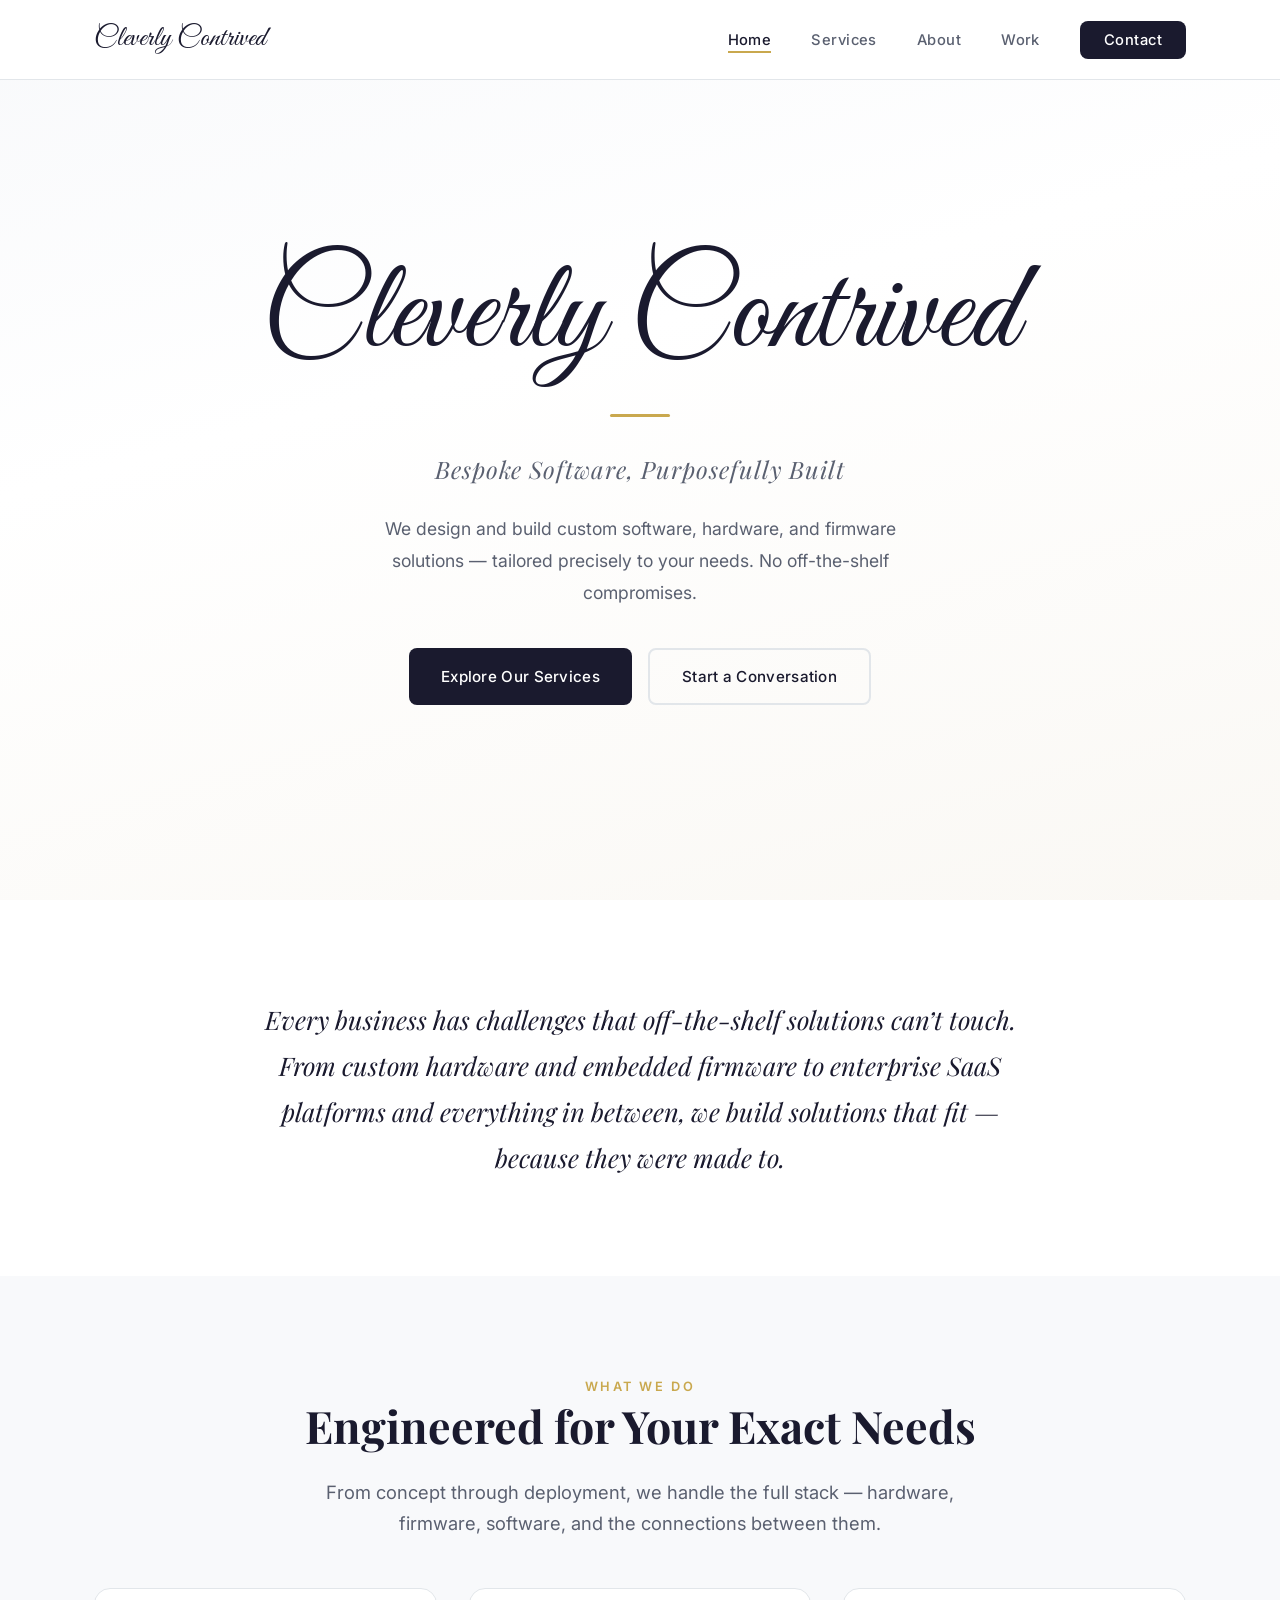
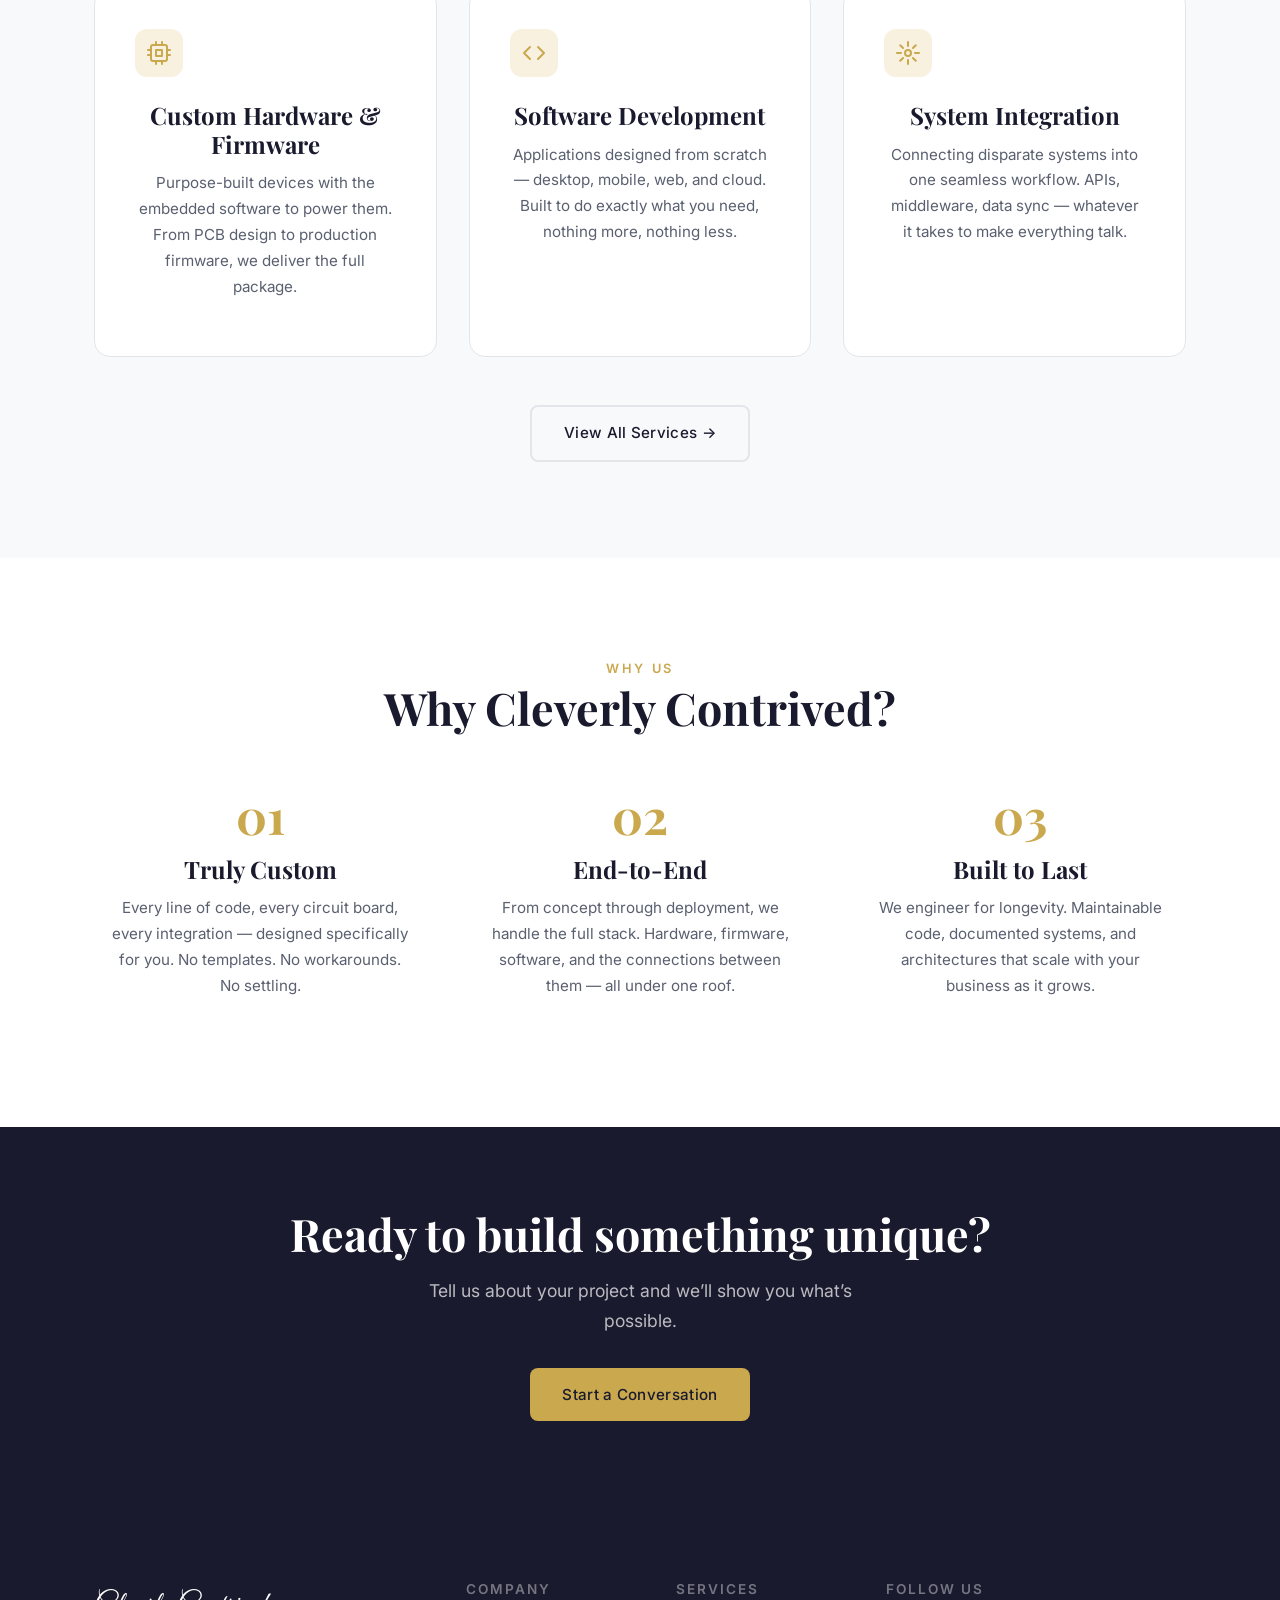
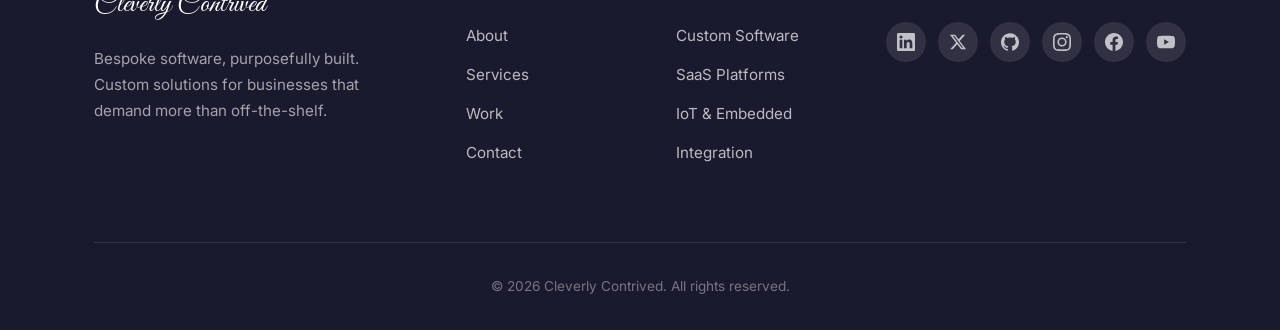
<file: index.html>
<!DOCTYPE html>
<html lang="en">
<head>
  <meta charset="UTF-8">
  <meta name="viewport" content="width=device-width, initial-scale=1.0">
  <title>Cleverly Contrived | Custom Software &amp; Hardware Solutions</title>
  <meta name="description" content="Cleverly Contrived builds custom software, hardware, and firmware solutions tailored precisely to your needs. No off-the-shelf compromises.">
  <link rel="preconnect" href="https://fonts.googleapis.com">
  <link rel="preconnect" href="https://fonts.gstatic.com" crossorigin>
  <link rel="preload" href="https://fonts.googleapis.com/css2?family=Great+Vibes&family=Inter:wght@300;400;500;600;700&family=Playfair+Display:ital,wght@0,400;0,700;1,400&display=swap" as="style" onload="this.onload=null;this.rel='stylesheet'">
  <noscript><link rel="stylesheet" href="https://fonts.googleapis.com/css2?family=Great+Vibes&family=Inter:wght@300;400;500;600;700&family=Playfair+Display:ital,wght@0,400;0,700;1,400&display=swap"></noscript>
  <link rel="stylesheet" href="css/styles.css">
</head>
<body>

  <header class="site-header">
    <nav class="nav container">
      <a href="index.html" class="nav-brand">
        <span class="brand-name"><span class="big-c">C</span>leverly <span class="big-c">C</span>ontrived</span>
      </a>
      <button class="nav-toggle" aria-label="Toggle navigation">
        <span></span><span></span><span></span>
      </button>
      <ul class="nav-links">
        <li><a href="index.html" class="active">Home</a></li>
        <li><a href="services.html">Services</a></li>
        <li><a href="about.html">About</a></li>
        <li><a href="work.html">Work</a></li>
        <li><a href="contact.html" class="nav-cta">Contact</a></li>
      </ul>
    </nav>
  </header>

  <main>
    <section class="hero">
      <div class="hero-content">
        <span class="brand-name"><span class="big-c">C</span>leverly <span class="big-c">C</span>ontrived</span>
        <div class="hero-divider"></div>
        <p class="hero-tagline">Bespoke Software, Purposefully Built</p>
        <p class="hero-description">We design and build custom software, hardware, and firmware solutions &mdash; tailored precisely to your needs. No off-the-shelf compromises.</p>
        <div class="hero-actions">
          <a href="services.html" class="btn btn-primary">Explore Our Services</a>
          <a href="contact.html" class="btn btn-outline">Start a Conversation</a>
        </div>
      </div>
    </section>

    <section class="section">
      <div class="container">
        <p class="intro-text fade-in">
          Every business has challenges that off-the-shelf solutions can&rsquo;t touch. From custom hardware and embedded firmware to enterprise SaaS platforms and everything in between, we build solutions that fit &mdash; because they were made to.
        </p>
      </div>
    </section>

    <section class="section section--alt">
      <div class="container text-center">
        <span class="section-label">What We Do</span>
        <h2 class="section-heading">Engineered for Your Exact Needs</h2>
        <p class="section-intro">From concept through deployment, we handle the full stack &mdash; hardware, firmware, software, and the connections between them.</p>
        <div class="card-grid">
          <div class="card fade-in">
            <div class="card-icon">
              <svg xmlns="http://www.w3.org/2000/svg" viewBox="0 0 24 24" fill="none" stroke="currentColor" stroke-width="2" stroke-linecap="round" stroke-linejoin="round"><rect x="4" y="4" width="16" height="16" rx="2"/><rect x="9" y="9" width="6" height="6"/><line x1="9" y1="1" x2="9" y2="4"/><line x1="15" y1="1" x2="15" y2="4"/><line x1="9" y1="20" x2="9" y2="23"/><line x1="15" y1="20" x2="15" y2="23"/><line x1="20" y1="9" x2="23" y2="9"/><line x1="20" y1="14" x2="23" y2="14"/><line x1="1" y1="9" x2="4" y2="9"/><line x1="1" y1="14" x2="4" y2="14"/></svg>
            </div>
            <h3>Custom Hardware &amp; Firmware</h3>
            <p>Purpose-built devices with the embedded software to power them. From PCB design to production firmware, we deliver the full package.</p>
          </div>
          <div class="card fade-in">
            <div class="card-icon">
              <svg xmlns="http://www.w3.org/2000/svg" viewBox="0 0 24 24" fill="none" stroke="currentColor" stroke-width="2" stroke-linecap="round" stroke-linejoin="round"><polyline points="16 18 22 12 16 6"/><polyline points="8 6 2 12 8 18"/></svg>
            </div>
            <h3>Software Development</h3>
            <p>Applications designed from scratch &mdash; desktop, mobile, web, and cloud. Built to do exactly what you need, nothing more, nothing less.</p>
          </div>
          <div class="card fade-in">
            <div class="card-icon">
              <svg xmlns="http://www.w3.org/2000/svg" viewBox="0 0 24 24" fill="none" stroke="currentColor" stroke-width="2" stroke-linecap="round" stroke-linejoin="round"><circle cx="12" cy="12" r="3"/><path d="M12 1v4M12 19v4M4.22 4.22l2.83 2.83M16.95 16.95l2.83 2.83M1 12h4M19 12h4M4.22 19.78l2.83-2.83M16.95 7.05l2.83-2.83"/></svg>
            </div>
            <h3>System Integration</h3>
            <p>Connecting disparate systems into one seamless workflow. APIs, middleware, data sync &mdash; whatever it takes to make everything talk.</p>
          </div>
        </div>
        <div style="margin-top: 3rem;">
          <a href="services.html" class="btn btn-outline">View All Services &rarr;</a>
        </div>
      </div>
    </section>

    <section class="section">
      <div class="container text-center">
        <span class="section-label">Why Us</span>
        <h2 class="section-heading">Why Cleverly Contrived?</h2>
        <div class="pillars">
          <div class="pillar fade-in">
            <div class="pillar-number">01</div>
            <h3>Truly Custom</h3>
            <p>Every line of code, every circuit board, every integration &mdash; designed specifically for you. No templates. No workarounds. No settling.</p>
          </div>
          <div class="pillar fade-in">
            <div class="pillar-number">02</div>
            <h3>End-to-End</h3>
            <p>From concept through deployment, we handle the full stack. Hardware, firmware, software, and the connections between them &mdash; all under one roof.</p>
          </div>
          <div class="pillar fade-in">
            <div class="pillar-number">03</div>
            <h3>Built to Last</h3>
            <p>We engineer for longevity. Maintainable code, documented systems, and architectures that scale with your business as it grows.</p>
          </div>
        </div>
      </div>
    </section>

    <section class="cta-section">
      <div class="container">
        <h2>Ready to build something unique?</h2>
        <p>Tell us about your project and we&rsquo;ll show you what&rsquo;s possible.</p>
        <a href="contact.html" class="btn btn-accent">Start a Conversation</a>
      </div>
    </section>
  </main>

  <footer class="site-footer">
    <div class="container">
      <div class="footer-grid">
        <div class="footer-brand">
          <span class="brand-name"><span class="big-c">C</span>leverly <span class="big-c">C</span>ontrived</span>
          <p>Bespoke software, purposefully built. Custom solutions for businesses that demand more than off-the-shelf.</p>
        </div>
        <div class="footer-links">
          <h4>Company</h4>
          <ul>
            <li><a href="about.html">About</a></li>
            <li><a href="services.html">Services</a></li>
            <li><a href="work.html">Work</a></li>
            <li><a href="contact.html">Contact</a></li>
          </ul>
        </div>
        <div class="footer-links">
          <h4>Services</h4>
          <ul>
            <li><a href="services.html#custom-software">Custom Software</a></li>
            <li><a href="services.html#saas">SaaS Platforms</a></li>
            <li><a href="services.html#iot">IoT &amp; Embedded</a></li>
            <li><a href="services.html#integration">Integration</a></li>
          </ul>
        </div>
        <div class="footer-social">
          <h4>Follow Us</h4>
          <div class="social-links">
            <a href="#" class="social-link" aria-label="LinkedIn"><svg xmlns="http://www.w3.org/2000/svg" viewBox="0 0 24 24" fill="currentColor"><path d="M20.447 20.452h-3.554v-5.569c0-1.328-.027-3.037-1.852-3.037-1.853 0-2.136 1.445-2.136 2.939v5.667H9.351V9h3.414v1.561h.046c.477-.9 1.637-1.85 3.37-1.85 3.601 0 4.267 2.37 4.267 5.455v6.286zM5.337 7.433a2.062 2.062 0 01-2.063-2.065 2.064 2.064 0 112.063 2.065zm1.782 13.019H3.555V9h3.564v11.452zM22.225 0H1.771C.792 0 0 .774 0 1.729v20.542C0 23.227.792 24 1.771 24h20.451C23.2 24 24 23.227 24 22.271V1.729C24 .774 23.2 0 22.222 0h.003z"/></svg></a>
            <a href="#" class="social-link" aria-label="X"><svg xmlns="http://www.w3.org/2000/svg" viewBox="0 0 24 24" fill="currentColor"><path d="M18.244 2.25h3.308l-7.227 8.26 8.502 11.24H16.17l-5.214-6.817L4.99 21.75H1.68l7.73-8.835L1.254 2.25H8.08l4.713 6.231zm-1.161 17.52h1.833L7.084 4.126H5.117z"/></svg></a>
            <a href="#" class="social-link" aria-label="GitHub"><svg xmlns="http://www.w3.org/2000/svg" viewBox="0 0 24 24" fill="currentColor"><path d="M12 .297c-6.63 0-12 5.373-12 12 0 5.303 3.438 9.8 8.205 11.385.6.113.82-.258.82-.577 0-.285-.01-1.04-.015-2.04-3.338.724-4.042-1.61-4.042-1.61C4.422 18.07 3.633 17.7 3.633 17.7c-1.087-.744.084-.729.084-.729 1.205.084 1.838 1.236 1.838 1.236 1.07 1.835 2.809 1.305 3.495.998.108-.776.417-1.305.76-1.605-2.665-.3-5.466-1.332-5.466-5.93 0-1.31.465-2.38 1.235-3.22-.135-.303-.54-1.523.105-3.176 0 0 1.005-.322 3.3 1.23.96-.267 1.98-.399 3-.405 1.02.006 2.04.138 3 .405 2.28-1.552 3.285-1.23 3.285-1.23.645 1.653.24 2.873.12 3.176.765.84 1.23 1.91 1.23 3.22 0 4.61-2.805 5.625-5.475 5.92.42.36.81 1.096.81 2.22 0 1.606-.015 2.896-.015 3.286 0 .315.21.69.825.57C20.565 22.092 24 17.592 24 12.297c0-6.627-5.373-12-12-12"/></svg></a>
            <a href="#" class="social-link" aria-label="Instagram"><svg xmlns="http://www.w3.org/2000/svg" viewBox="0 0 24 24" fill="currentColor"><path d="M12 2.163c3.204 0 3.584.012 4.85.07 3.252.148 4.771 1.691 4.919 4.919.058 1.265.069 1.645.069 4.849 0 3.205-.012 3.584-.069 4.849-.149 3.225-1.664 4.771-4.919 4.919-1.266.058-1.644.07-4.85.07-3.204 0-3.584-.012-4.849-.07-3.26-.149-4.771-1.699-4.919-4.92-.058-1.265-.07-1.644-.07-4.849 0-3.204.013-3.583.07-4.849.149-3.227 1.664-4.771 4.919-4.919 1.266-.057 1.645-.069 4.849-.069zM12 0C8.741 0 8.333.014 7.053.072 2.695.272.273 2.69.073 7.052.014 8.333 0 8.741 0 12c0 3.259.014 3.668.072 4.948.2 4.358 2.618 6.78 6.98 6.98C8.333 23.986 8.741 24 12 24c3.259 0 3.668-.014 4.948-.072 4.354-.2 6.782-2.618 6.979-6.98.059-1.28.073-1.689.073-4.948 0-3.259-.014-3.667-.072-4.947-.196-4.354-2.617-6.78-6.979-6.98C15.668.014 15.259 0 12 0zm0 5.838a6.162 6.162 0 100 12.324 6.162 6.162 0 000-12.324zM12 16a4 4 0 110-8 4 4 0 010 8zm6.406-11.845a1.44 1.44 0 100 2.881 1.44 1.44 0 000-2.881z"/></svg></a>
            <a href="#" class="social-link" aria-label="Facebook"><svg xmlns="http://www.w3.org/2000/svg" viewBox="0 0 24 24" fill="currentColor"><path d="M24 12.073c0-6.627-5.373-12-12-12s-12 5.373-12 12c0 5.99 4.388 10.954 10.125 11.854v-8.385H7.078v-3.47h3.047V9.43c0-3.007 1.792-4.669 4.533-4.669 1.312 0 2.686.235 2.686.235v2.953H15.83c-1.491 0-1.956.925-1.956 1.874v2.25h3.328l-.532 3.47h-2.796v8.385C19.612 23.027 24 18.062 24 12.073z"/></svg></a>
            <a href="#" class="social-link" aria-label="YouTube"><svg xmlns="http://www.w3.org/2000/svg" viewBox="0 0 24 24" fill="currentColor"><path d="M23.498 6.186a3.016 3.016 0 0 0-2.122-2.136C19.505 3.545 12 3.545 12 3.545s-7.505 0-9.377.505A3.017 3.017 0 0 0 .502 6.186C0 8.07 0 12 0 12s0 3.93.502 5.814a3.016 3.016 0 0 0 2.122 2.136c1.871.505 9.376.505 9.376.505s7.505 0 9.377-.505a3.015 3.015 0 0 0 2.122-2.136C24 15.93 24 12 24 12s0-3.93-.502-5.814zM9.545 15.568V8.432L15.818 12l-6.273 3.568z"/></svg></a>
          </div>
        </div>
      </div>
      <div class="footer-bottom">
        <p>&copy; 2026 Cleverly Contrived. All rights reserved.</p>
      </div>
    </div>
  </footer>

  <script src="js/main.js" defer></script>
</body>
</html>
</file>
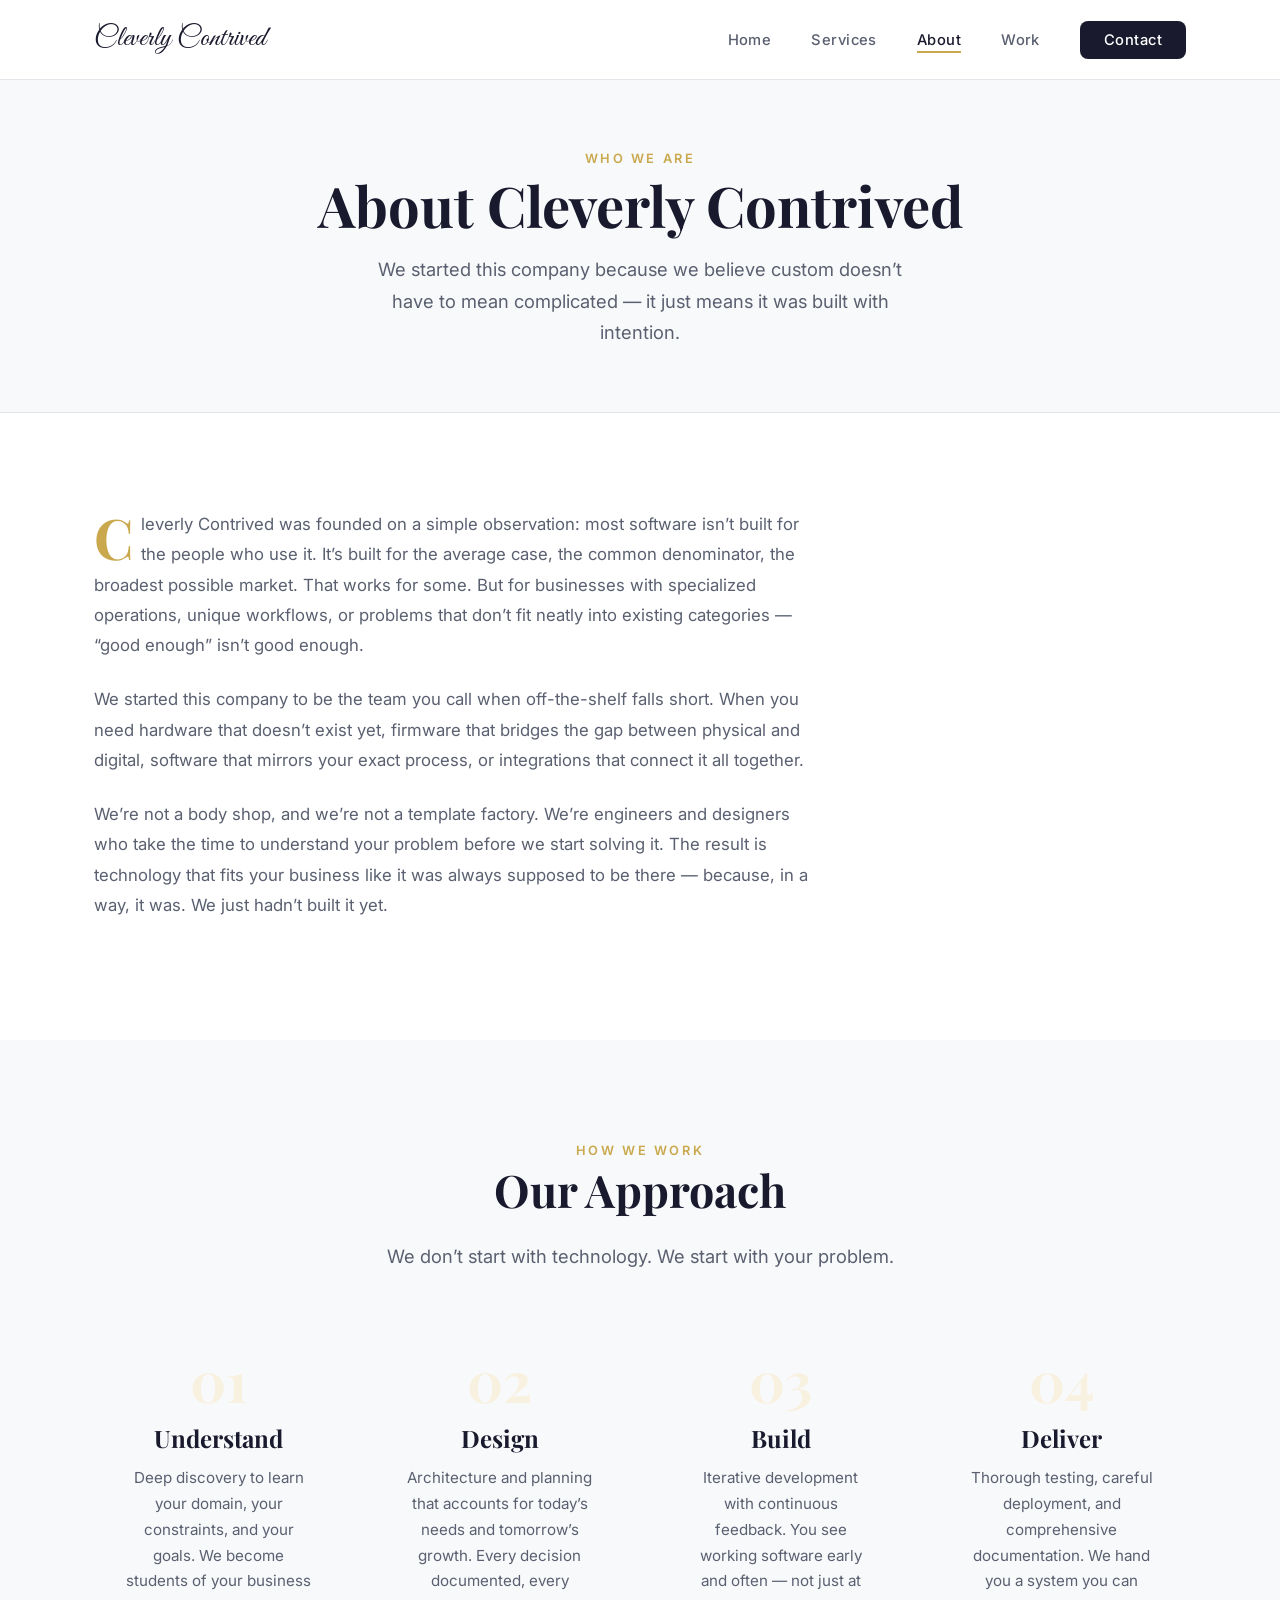
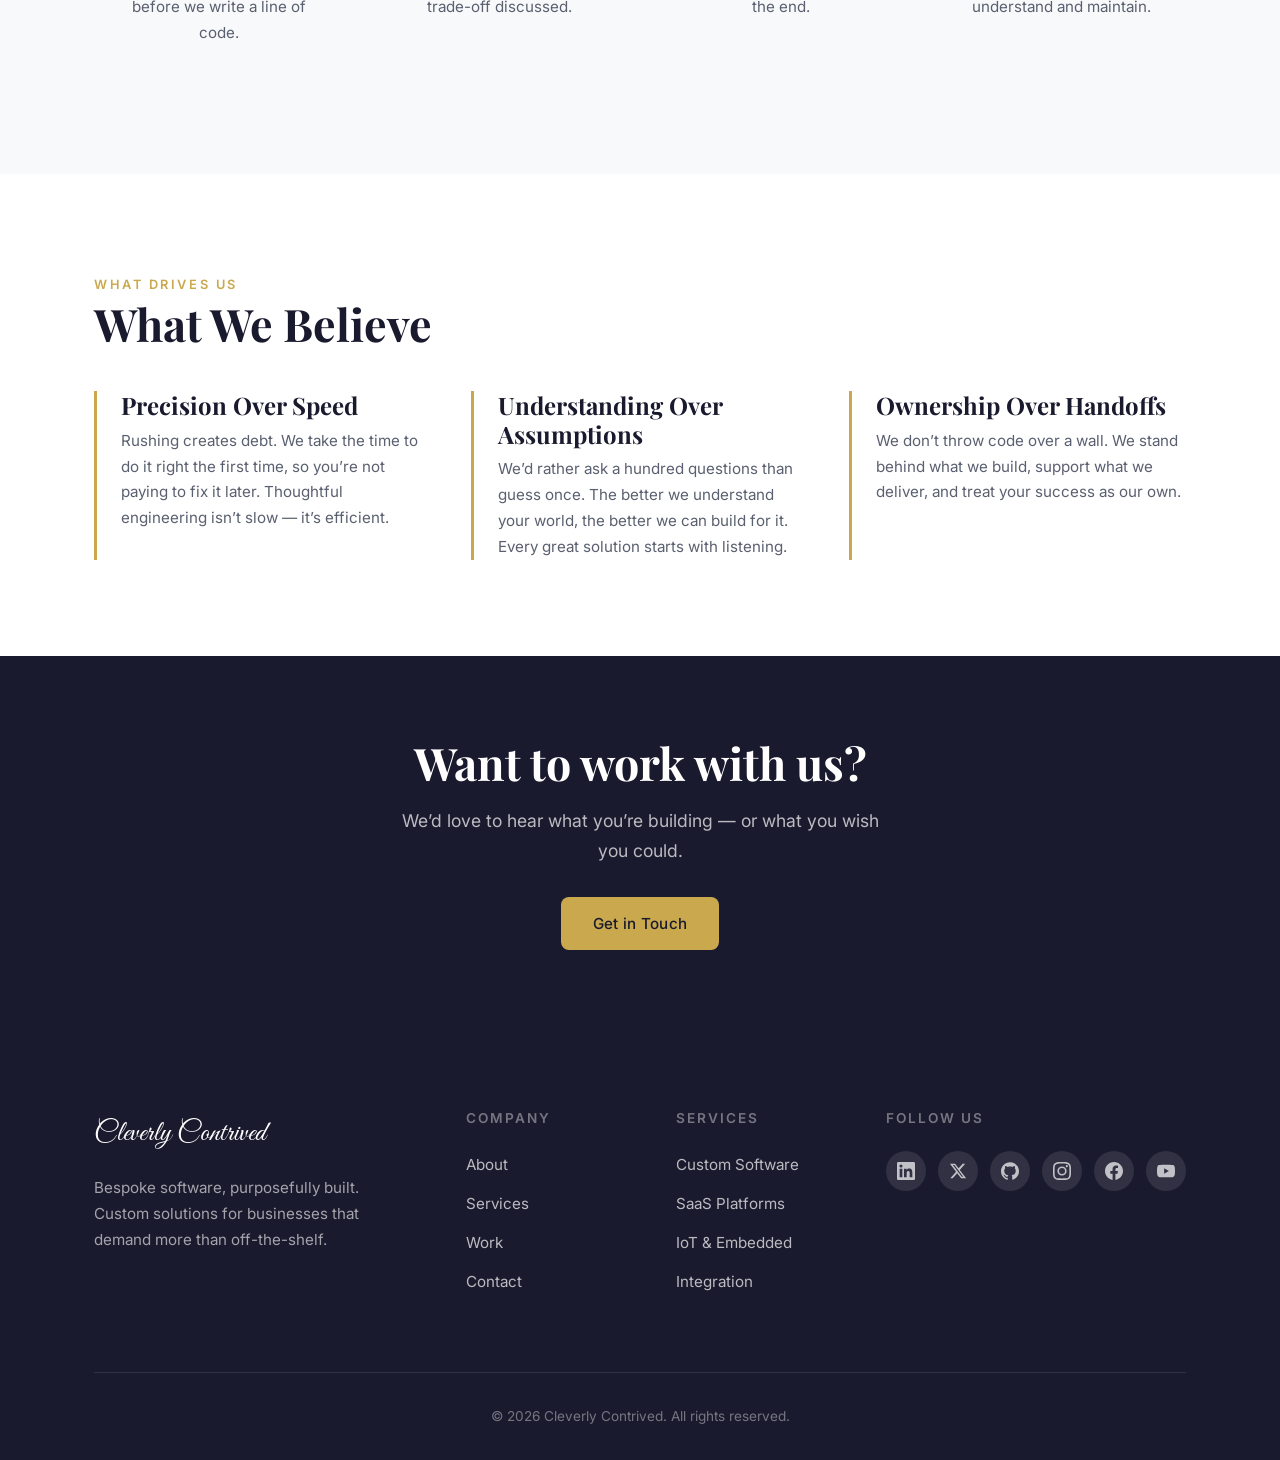
<file: about.html>
<!DOCTYPE html>
<html lang="en">
<head>
  <meta charset="UTF-8">
  <meta name="viewport" content="width=device-width, initial-scale=1.0">
  <title>About | Cleverly Contrived</title>
  <meta name="description" content="Learn about Cleverly Contrived — a custom software and hardware company that builds bespoke solutions for businesses with unique challenges.">
  <link rel="preconnect" href="https://fonts.googleapis.com">
  <link rel="preconnect" href="https://fonts.gstatic.com" crossorigin>
  <link rel="preload" href="https://fonts.googleapis.com/css2?family=Great+Vibes&family=Inter:wght@300;400;500;600;700&family=Playfair+Display:ital,wght@0,400;0,700;1,400&display=swap" as="style" onload="this.onload=null;this.rel='stylesheet'">
  <noscript><link rel="stylesheet" href="https://fonts.googleapis.com/css2?family=Great+Vibes&family=Inter:wght@300;400;500;600;700&family=Playfair+Display:ital,wght@0,400;0,700;1,400&display=swap"></noscript>
  <link rel="stylesheet" href="css/styles.css">
</head>
<body>

  <header class="site-header">
    <nav class="nav container">
      <a href="index.html" class="nav-brand">
        <span class="brand-name"><span class="big-c">C</span>leverly <span class="big-c">C</span>ontrived</span>
      </a>
      <button class="nav-toggle" aria-label="Toggle navigation">
        <span></span><span></span><span></span>
      </button>
      <ul class="nav-links">
        <li><a href="index.html">Home</a></li>
        <li><a href="services.html">Services</a></li>
        <li><a href="about.html" class="active">About</a></li>
        <li><a href="work.html">Work</a></li>
        <li><a href="contact.html" class="nav-cta">Contact</a></li>
      </ul>
    </nav>
  </header>

  <main>
    <section class="page-header">
      <div class="container">
        <span class="section-label">Who We Are</span>
        <h1>About Cleverly Contrived</h1>
        <p>We started this company because we believe custom doesn&rsquo;t have to mean complicated &mdash; it just means it was built with intention.</p>
      </div>
    </section>

    <section class="section">
      <div class="container">
        <div class="about-content fade-in">
          <p>Cleverly Contrived was founded on a simple observation: most software isn&rsquo;t built for the people who use it. It&rsquo;s built for the average case, the common denominator, the broadest possible market. That works for some. But for businesses with specialized operations, unique workflows, or problems that don&rsquo;t fit neatly into existing categories &mdash; &ldquo;good enough&rdquo; isn&rsquo;t good enough.</p>
          <p>We started this company to be the team you call when off-the-shelf falls short. When you need hardware that doesn&rsquo;t exist yet, firmware that bridges the gap between physical and digital, software that mirrors your exact process, or integrations that connect it all together.</p>
          <p>We&rsquo;re not a body shop, and we&rsquo;re not a template factory. We&rsquo;re engineers and designers who take the time to understand your problem before we start solving it. The result is technology that fits your business like it was always supposed to be there &mdash; because, in a way, it was. We just hadn&rsquo;t built it yet.</p>
        </div>
      </div>
    </section>

    <section class="section section--alt">
      <div class="container text-center">
        <span class="section-label">How We Work</span>
        <h2 class="section-heading">Our Approach</h2>
        <p class="section-intro">We don&rsquo;t start with technology. We start with your problem.</p>
        <div class="process-steps">
          <div class="process-step fade-in">
            <h3>Understand</h3>
            <p>Deep discovery to learn your domain, your constraints, and your goals. We become students of your business before we write a line of code.</p>
          </div>
          <div class="process-step fade-in">
            <h3>Design</h3>
            <p>Architecture and planning that accounts for today&rsquo;s needs and tomorrow&rsquo;s growth. Every decision documented, every trade-off discussed.</p>
          </div>
          <div class="process-step fade-in">
            <h3>Build</h3>
            <p>Iterative development with continuous feedback. You see working software early and often &mdash; not just at the end.</p>
          </div>
          <div class="process-step fade-in">
            <h3>Deliver</h3>
            <p>Thorough testing, careful deployment, and comprehensive documentation. We hand you a system you can understand and maintain.</p>
          </div>
        </div>
      </div>
    </section>

    <section class="section">
      <div class="container">
        <span class="section-label">What Drives Us</span>
        <h2 class="section-heading">What We Believe</h2>
        <div class="values-grid" style="margin-top: 2.5rem;">
          <div class="value-item fade-in">
            <h3>Precision Over Speed</h3>
            <p>Rushing creates debt. We take the time to do it right the first time, so you&rsquo;re not paying to fix it later. Thoughtful engineering isn&rsquo;t slow &mdash; it&rsquo;s efficient.</p>
          </div>
          <div class="value-item fade-in">
            <h3>Understanding Over Assumptions</h3>
            <p>We&rsquo;d rather ask a hundred questions than guess once. The better we understand your world, the better we can build for it. Every great solution starts with listening.</p>
          </div>
          <div class="value-item fade-in">
            <h3>Ownership Over Handoffs</h3>
            <p>We don&rsquo;t throw code over a wall. We stand behind what we build, support what we deliver, and treat your success as our own.</p>
          </div>
        </div>
      </div>
    </section>

    <section class="cta-section">
      <div class="container">
        <h2>Want to work with us?</h2>
        <p>We&rsquo;d love to hear what you&rsquo;re building &mdash; or what you wish you could.</p>
        <a href="contact.html" class="btn btn-accent">Get in Touch</a>
      </div>
    </section>
  </main>

  <footer class="site-footer">
    <div class="container">
      <div class="footer-grid">
        <div class="footer-brand">
          <span class="brand-name"><span class="big-c">C</span>leverly <span class="big-c">C</span>ontrived</span>
          <p>Bespoke software, purposefully built. Custom solutions for businesses that demand more than off-the-shelf.</p>
        </div>
        <div class="footer-links">
          <h4>Company</h4>
          <ul>
            <li><a href="about.html">About</a></li>
            <li><a href="services.html">Services</a></li>
            <li><a href="work.html">Work</a></li>
            <li><a href="contact.html">Contact</a></li>
          </ul>
        </div>
        <div class="footer-links">
          <h4>Services</h4>
          <ul>
            <li><a href="services.html#custom-software">Custom Software</a></li>
            <li><a href="services.html#saas">SaaS Platforms</a></li>
            <li><a href="services.html#iot">IoT &amp; Embedded</a></li>
            <li><a href="services.html#integration">Integration</a></li>
          </ul>
        </div>
        <div class="footer-social">
          <h4>Follow Us</h4>
          <div class="social-links">
            <a href="#" class="social-link" aria-label="LinkedIn"><svg xmlns="http://www.w3.org/2000/svg" viewBox="0 0 24 24" fill="currentColor"><path d="M20.447 20.452h-3.554v-5.569c0-1.328-.027-3.037-1.852-3.037-1.853 0-2.136 1.445-2.136 2.939v5.667H9.351V9h3.414v1.561h.046c.477-.9 1.637-1.85 3.37-1.85 3.601 0 4.267 2.37 4.267 5.455v6.286zM5.337 7.433a2.062 2.062 0 01-2.063-2.065 2.064 2.064 0 112.063 2.065zm1.782 13.019H3.555V9h3.564v11.452zM22.225 0H1.771C.792 0 0 .774 0 1.729v20.542C0 23.227.792 24 1.771 24h20.451C23.2 24 24 23.227 24 22.271V1.729C24 .774 23.2 0 22.222 0h.003z"/></svg></a>
            <a href="#" class="social-link" aria-label="X"><svg xmlns="http://www.w3.org/2000/svg" viewBox="0 0 24 24" fill="currentColor"><path d="M18.244 2.25h3.308l-7.227 8.26 8.502 11.24H16.17l-5.214-6.817L4.99 21.75H1.68l7.73-8.835L1.254 2.25H8.08l4.713 6.231zm-1.161 17.52h1.833L7.084 4.126H5.117z"/></svg></a>
            <a href="#" class="social-link" aria-label="GitHub"><svg xmlns="http://www.w3.org/2000/svg" viewBox="0 0 24 24" fill="currentColor"><path d="M12 .297c-6.63 0-12 5.373-12 12 0 5.303 3.438 9.8 8.205 11.385.6.113.82-.258.82-.577 0-.285-.01-1.04-.015-2.04-3.338.724-4.042-1.61-4.042-1.61C4.422 18.07 3.633 17.7 3.633 17.7c-1.087-.744.084-.729.084-.729 1.205.084 1.838 1.236 1.838 1.236 1.07 1.835 2.809 1.305 3.495.998.108-.776.417-1.305.76-1.605-2.665-.3-5.466-1.332-5.466-5.93 0-1.31.465-2.38 1.235-3.22-.135-.303-.54-1.523.105-3.176 0 0 1.005-.322 3.3 1.23.96-.267 1.98-.399 3-.405 1.02.006 2.04.138 3 .405 2.28-1.552 3.285-1.23 3.285-1.23.645 1.653.24 2.873.12 3.176.765.84 1.23 1.91 1.23 3.22 0 4.61-2.805 5.625-5.475 5.92.42.36.81 1.096.81 2.22 0 1.606-.015 2.896-.015 3.286 0 .315.21.69.825.57C20.565 22.092 24 17.592 24 12.297c0-6.627-5.373-12-12-12"/></svg></a>
            <a href="#" class="social-link" aria-label="Instagram"><svg xmlns="http://www.w3.org/2000/svg" viewBox="0 0 24 24" fill="currentColor"><path d="M12 2.163c3.204 0 3.584.012 4.85.07 3.252.148 4.771 1.691 4.919 4.919.058 1.265.069 1.645.069 4.849 0 3.205-.012 3.584-.069 4.849-.149 3.225-1.664 4.771-4.919 4.919-1.266.058-1.644.07-4.85.07-3.204 0-3.584-.012-4.849-.07-3.26-.149-4.771-1.699-4.919-4.92-.058-1.265-.07-1.644-.07-4.849 0-3.204.013-3.583.07-4.849.149-3.227 1.664-4.771 4.919-4.919 1.266-.057 1.645-.069 4.849-.069zM12 0C8.741 0 8.333.014 7.053.072 2.695.272.273 2.69.073 7.052.014 8.333 0 8.741 0 12c0 3.259.014 3.668.072 4.948.2 4.358 2.618 6.78 6.98 6.98C8.333 23.986 8.741 24 12 24c3.259 0 3.668-.014 4.948-.072 4.354-.2 6.782-2.618 6.979-6.98.059-1.28.073-1.689.073-4.948 0-3.259-.014-3.667-.072-4.947-.196-4.354-2.617-6.78-6.979-6.98C15.668.014 15.259 0 12 0zm0 5.838a6.162 6.162 0 100 12.324 6.162 6.162 0 000-12.324zM12 16a4 4 0 110-8 4 4 0 010 8zm6.406-11.845a1.44 1.44 0 100 2.881 1.44 1.44 0 000-2.881z"/></svg></a>
            <a href="#" class="social-link" aria-label="Facebook"><svg xmlns="http://www.w3.org/2000/svg" viewBox="0 0 24 24" fill="currentColor"><path d="M24 12.073c0-6.627-5.373-12-12-12s-12 5.373-12 12c0 5.99 4.388 10.954 10.125 11.854v-8.385H7.078v-3.47h3.047V9.43c0-3.007 1.792-4.669 4.533-4.669 1.312 0 2.686.235 2.686.235v2.953H15.83c-1.491 0-1.956.925-1.956 1.874v2.25h3.328l-.532 3.47h-2.796v8.385C19.612 23.027 24 18.062 24 12.073z"/></svg></a>
            <a href="#" class="social-link" aria-label="YouTube"><svg xmlns="http://www.w3.org/2000/svg" viewBox="0 0 24 24" fill="currentColor"><path d="M23.498 6.186a3.016 3.016 0 0 0-2.122-2.136C19.505 3.545 12 3.545 12 3.545s-7.505 0-9.377.505A3.017 3.017 0 0 0 .502 6.186C0 8.07 0 12 0 12s0 3.93.502 5.814a3.016 3.016 0 0 0 2.122 2.136c1.871.505 9.376.505 9.376.505s7.505 0 9.377-.505a3.015 3.015 0 0 0 2.122-2.136C24 15.93 24 12 24 12s0-3.93-.502-5.814zM9.545 15.568V8.432L15.818 12l-6.273 3.568z"/></svg></a>
          </div>
        </div>
      </div>
      <div class="footer-bottom">
        <p>&copy; 2026 Cleverly Contrived. All rights reserved.</p>
      </div>
    </div>
  </footer>

  <script src="js/main.js" defer></script>
</body>
</html>
</file>
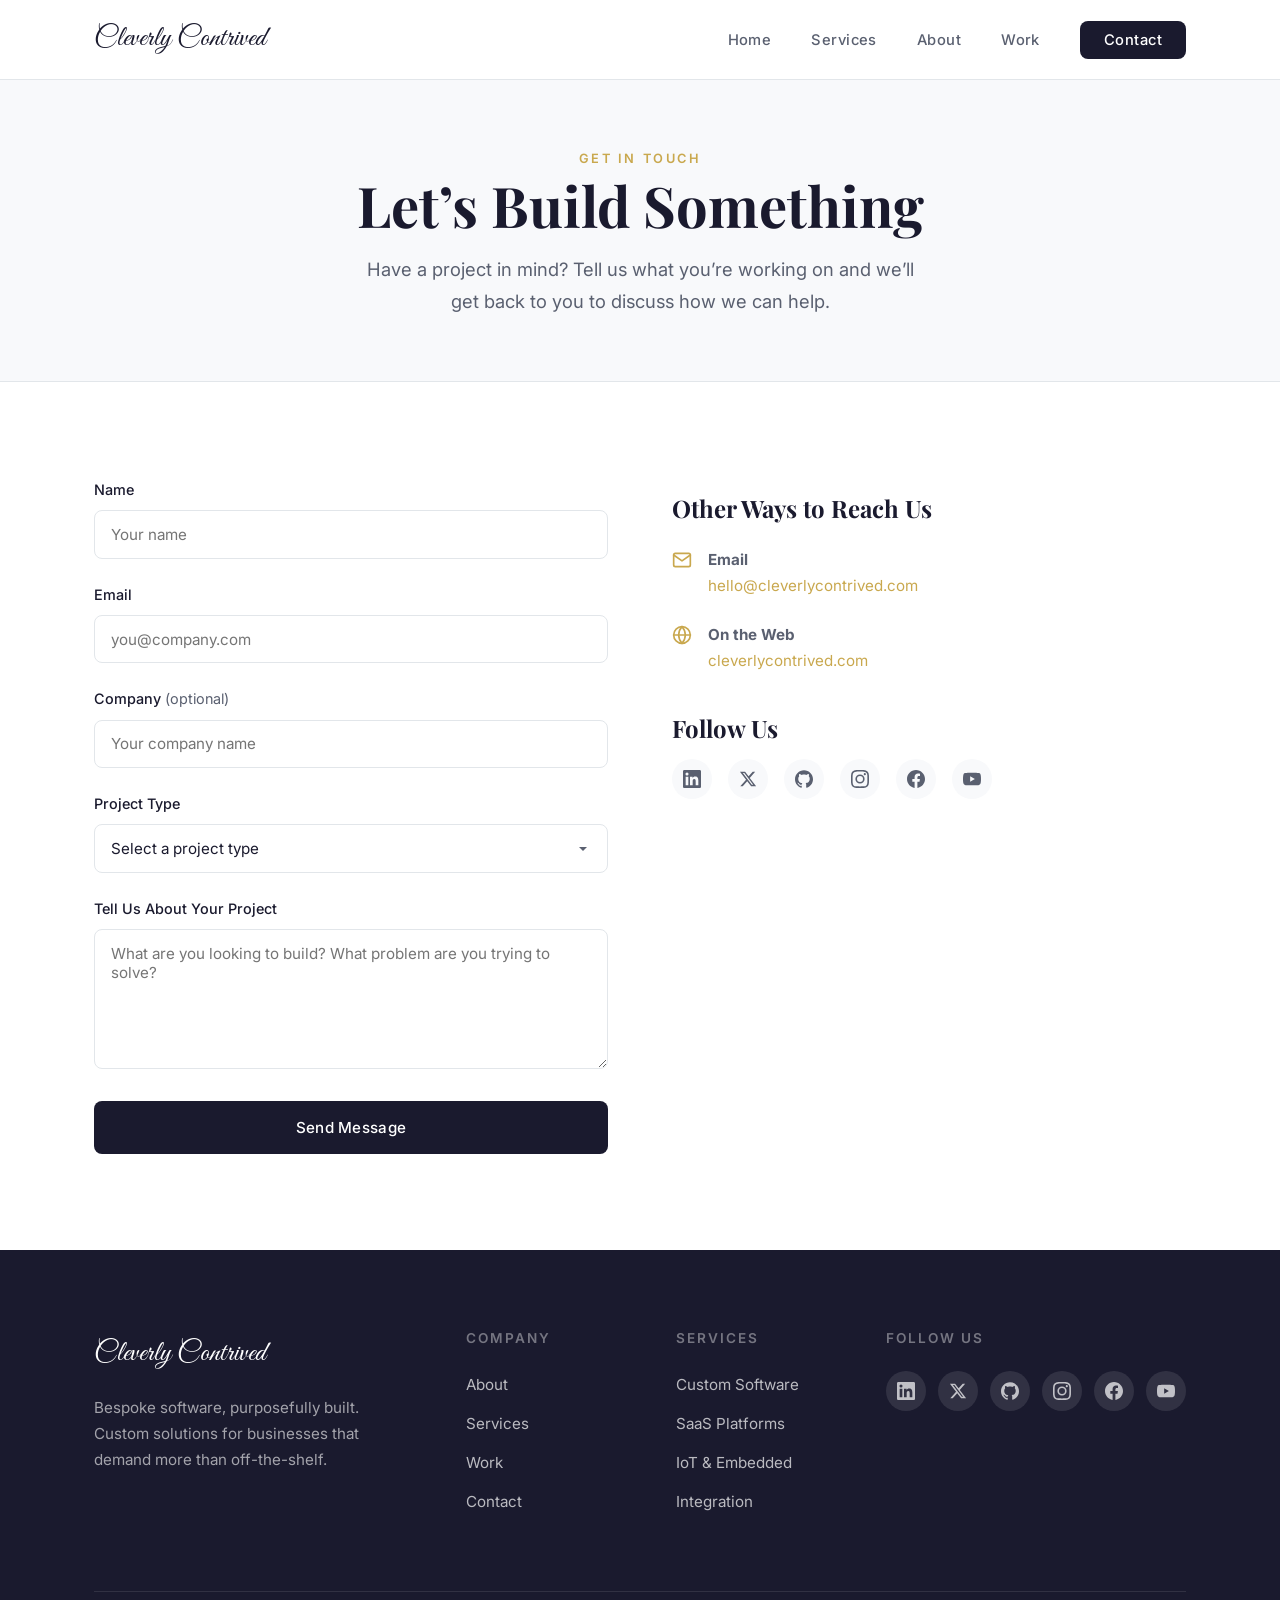
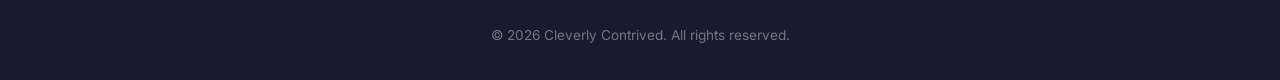
<file: contact.html>
<!DOCTYPE html>
<html lang="en">
<head>
  <meta charset="UTF-8">
  <meta name="viewport" content="width=device-width, initial-scale=1.0">
  <title>Contact | Cleverly Contrived</title>
  <meta name="description" content="Get in touch with Cleverly Contrived to discuss your custom software, hardware, or integration project.">
  <link rel="preconnect" href="https://fonts.googleapis.com">
  <link rel="preconnect" href="https://fonts.gstatic.com" crossorigin>
  <link rel="preload" href="https://fonts.googleapis.com/css2?family=Great+Vibes&family=Inter:wght@300;400;500;600;700&family=Playfair+Display:ital,wght@0,400;0,700;1,400&display=swap" as="style" onload="this.onload=null;this.rel='stylesheet'">
  <noscript><link rel="stylesheet" href="https://fonts.googleapis.com/css2?family=Great+Vibes&family=Inter:wght@300;400;500;600;700&family=Playfair+Display:ital,wght@0,400;0,700;1,400&display=swap"></noscript>
  <link rel="stylesheet" href="css/styles.css">
</head>
<body>

  <header class="site-header">
    <nav class="nav container">
      <a href="index.html" class="nav-brand">
        <span class="brand-name"><span class="big-c">C</span>leverly <span class="big-c">C</span>ontrived</span>
      </a>
      <button class="nav-toggle" aria-label="Toggle navigation">
        <span></span><span></span><span></span>
      </button>
      <ul class="nav-links">
        <li><a href="index.html">Home</a></li>
        <li><a href="services.html">Services</a></li>
        <li><a href="about.html">About</a></li>
        <li><a href="work.html">Work</a></li>
        <li><a href="contact.html" class="nav-cta active">Contact</a></li>
      </ul>
    </nav>
  </header>

  <main>
    <section class="page-header">
      <div class="container">
        <span class="section-label">Get in Touch</span>
        <h1>Let&rsquo;s Build Something</h1>
        <p>Have a project in mind? Tell us what you&rsquo;re working on and we&rsquo;ll get back to you to discuss how we can help.</p>
      </div>
    </section>

    <section class="section">
      <div class="container">
        <div class="contact-grid">

          <div>
            <form id="contact-form">
              <div class="form-group">
                <label for="name">Name</label>
                <input type="text" id="name" name="name" required placeholder="Your name">
              </div>
              <div class="form-group">
                <label for="email">Email</label>
                <input type="email" id="email" name="email" required placeholder="you@company.com">
              </div>
              <div class="form-group">
                <label for="company">Company <span style="color: var(--text-secondary); font-weight: 400;">(optional)</span></label>
                <input type="text" id="company" name="company" placeholder="Your company name">
              </div>
              <div class="form-group">
                <label for="project-type">Project Type</label>
                <select id="project-type" name="project-type" required>
                  <option value="" disabled selected>Select a project type</option>
                  <option value="Custom Software">Custom Software</option>
                  <option value="SaaS Platform">SaaS Platform</option>
                  <option value="Desktop Application">Desktop Application</option>
                  <option value="IoT / Embedded">IoT / Embedded Systems</option>
                  <option value="Mobile Application">Mobile Application</option>
                  <option value="System Integration">System Integration</option>
                  <option value="Other">Other / Not Sure</option>
                </select>
              </div>
              <div class="form-group">
                <label for="message">Tell Us About Your Project</label>
                <textarea id="message" name="message" required placeholder="What are you looking to build? What problem are you trying to solve?"></textarea>
              </div>
              <button type="submit" class="btn btn-primary" style="width: 100%; justify-content: center;">Send Message</button>
            </form>
          </div>

          <div class="contact-info">
            <h3>Other Ways to Reach Us</h3>

            <div class="contact-detail">
              <svg xmlns="http://www.w3.org/2000/svg" viewBox="0 0 24 24" fill="none" stroke="currentColor" stroke-width="2" stroke-linecap="round" stroke-linejoin="round"><path d="M4 4h16c1.1 0 2 .9 2 2v12c0 1.1-.9 2-2 2H4c-1.1 0-2-.9-2-2V6c0-1.1.9-2 2-2z"/><polyline points="22,6 12,13 2,6"/></svg>
              <div>
                <p><strong>Email</strong></p>
                <p><a href="mailto:hello@cleverlycontrived.com">hello@cleverlycontrived.com</a></p>
              </div>
            </div>

            <div class="contact-detail">
              <svg xmlns="http://www.w3.org/2000/svg" viewBox="0 0 24 24" fill="none" stroke="currentColor" stroke-width="2" stroke-linecap="round" stroke-linejoin="round"><circle cx="12" cy="12" r="10"/><line x1="2" y1="12" x2="22" y2="12"/><path d="M12 2a15.3 15.3 0 0 1 4 10 15.3 15.3 0 0 1-4 10 15.3 15.3 0 0 1-4-10 15.3 15.3 0 0 1 4-10z"/></svg>
              <div>
                <p><strong>On the Web</strong></p>
                <p><a href="https://cleverlycontrived.com">cleverlycontrived.com</a></p>
              </div>
            </div>

            <div style="margin-top: 2.5rem;">
              <h3 style="margin-bottom: 1rem;">Follow Us</h3>
              <div class="social-links">
                <a href="#" class="social-link" aria-label="LinkedIn"><svg xmlns="http://www.w3.org/2000/svg" viewBox="0 0 24 24" fill="currentColor"><path d="M20.447 20.452h-3.554v-5.569c0-1.328-.027-3.037-1.852-3.037-1.853 0-2.136 1.445-2.136 2.939v5.667H9.351V9h3.414v1.561h.046c.477-.9 1.637-1.85 3.37-1.85 3.601 0 4.267 2.37 4.267 5.455v6.286zM5.337 7.433a2.062 2.062 0 01-2.063-2.065 2.064 2.064 0 112.063 2.065zm1.782 13.019H3.555V9h3.564v11.452zM22.225 0H1.771C.792 0 0 .774 0 1.729v20.542C0 23.227.792 24 1.771 24h20.451C23.2 24 24 23.227 24 22.271V1.729C24 .774 23.2 0 22.222 0h.003z"/></svg></a>
                <a href="#" class="social-link" aria-label="X"><svg xmlns="http://www.w3.org/2000/svg" viewBox="0 0 24 24" fill="currentColor"><path d="M18.244 2.25h3.308l-7.227 8.26 8.502 11.24H16.17l-5.214-6.817L4.99 21.75H1.68l7.73-8.835L1.254 2.25H8.08l4.713 6.231zm-1.161 17.52h1.833L7.084 4.126H5.117z"/></svg></a>
                <a href="#" class="social-link" aria-label="GitHub"><svg xmlns="http://www.w3.org/2000/svg" viewBox="0 0 24 24" fill="currentColor"><path d="M12 .297c-6.63 0-12 5.373-12 12 0 5.303 3.438 9.8 8.205 11.385.6.113.82-.258.82-.577 0-.285-.01-1.04-.015-2.04-3.338.724-4.042-1.61-4.042-1.61C4.422 18.07 3.633 17.7 3.633 17.7c-1.087-.744.084-.729.084-.729 1.205.084 1.838 1.236 1.838 1.236 1.07 1.835 2.809 1.305 3.495.998.108-.776.417-1.305.76-1.605-2.665-.3-5.466-1.332-5.466-5.93 0-1.31.465-2.38 1.235-3.22-.135-.303-.54-1.523.105-3.176 0 0 1.005-.322 3.3 1.23.96-.267 1.98-.399 3-.405 1.02.006 2.04.138 3 .405 2.28-1.552 3.285-1.23 3.285-1.23.645 1.653.24 2.873.12 3.176.765.84 1.23 1.91 1.23 3.22 0 4.61-2.805 5.625-5.475 5.92.42.36.81 1.096.81 2.22 0 1.606-.015 2.896-.015 3.286 0 .315.21.69.825.57C20.565 22.092 24 17.592 24 12.297c0-6.627-5.373-12-12-12"/></svg></a>
                <a href="#" class="social-link" aria-label="Instagram"><svg xmlns="http://www.w3.org/2000/svg" viewBox="0 0 24 24" fill="currentColor"><path d="M12 2.163c3.204 0 3.584.012 4.85.07 3.252.148 4.771 1.691 4.919 4.919.058 1.265.069 1.645.069 4.849 0 3.205-.012 3.584-.069 4.849-.149 3.225-1.664 4.771-4.919 4.919-1.266.058-1.644.07-4.85.07-3.204 0-3.584-.012-4.849-.07-3.26-.149-4.771-1.699-4.919-4.92-.058-1.265-.07-1.644-.07-4.849 0-3.204.013-3.583.07-4.849.149-3.227 1.664-4.771 4.919-4.919 1.266-.057 1.645-.069 4.849-.069zM12 0C8.741 0 8.333.014 7.053.072 2.695.272.273 2.69.073 7.052.014 8.333 0 8.741 0 12c0 3.259.014 3.668.072 4.948.2 4.358 2.618 6.78 6.98 6.98C8.333 23.986 8.741 24 12 24c3.259 0 3.668-.014 4.948-.072 4.354-.2 6.782-2.618 6.979-6.98.059-1.28.073-1.689.073-4.948 0-3.259-.014-3.667-.072-4.947-.196-4.354-2.617-6.78-6.979-6.98C15.668.014 15.259 0 12 0zm0 5.838a6.162 6.162 0 100 12.324 6.162 6.162 0 000-12.324zM12 16a4 4 0 110-8 4 4 0 010 8zm6.406-11.845a1.44 1.44 0 100 2.881 1.44 1.44 0 000-2.881z"/></svg></a>
                <a href="#" class="social-link" aria-label="Facebook"><svg xmlns="http://www.w3.org/2000/svg" viewBox="0 0 24 24" fill="currentColor"><path d="M24 12.073c0-6.627-5.373-12-12-12s-12 5.373-12 12c0 5.99 4.388 10.954 10.125 11.854v-8.385H7.078v-3.47h3.047V9.43c0-3.007 1.792-4.669 4.533-4.669 1.312 0 2.686.235 2.686.235v2.953H15.83c-1.491 0-1.956.925-1.956 1.874v2.25h3.328l-.532 3.47h-2.796v8.385C19.612 23.027 24 18.062 24 12.073z"/></svg></a>
                <a href="#" class="social-link" aria-label="YouTube"><svg xmlns="http://www.w3.org/2000/svg" viewBox="0 0 24 24" fill="currentColor"><path d="M23.498 6.186a3.016 3.016 0 0 0-2.122-2.136C19.505 3.545 12 3.545 12 3.545s-7.505 0-9.377.505A3.017 3.017 0 0 0 .502 6.186C0 8.07 0 12 0 12s0 3.93.502 5.814a3.016 3.016 0 0 0 2.122 2.136c1.871.505 9.376.505 9.376.505s7.505 0 9.377-.505a3.015 3.015 0 0 0 2.122-2.136C24 15.93 24 12 24 12s0-3.93-.502-5.814zM9.545 15.568V8.432L15.818 12l-6.273 3.568z"/></svg></a>
              </div>
            </div>
          </div>

        </div>
      </div>
    </section>
  </main>

  <footer class="site-footer">
    <div class="container">
      <div class="footer-grid">
        <div class="footer-brand">
          <span class="brand-name"><span class="big-c">C</span>leverly <span class="big-c">C</span>ontrived</span>
          <p>Bespoke software, purposefully built. Custom solutions for businesses that demand more than off-the-shelf.</p>
        </div>
        <div class="footer-links">
          <h4>Company</h4>
          <ul>
            <li><a href="about.html">About</a></li>
            <li><a href="services.html">Services</a></li>
            <li><a href="work.html">Work</a></li>
            <li><a href="contact.html">Contact</a></li>
          </ul>
        </div>
        <div class="footer-links">
          <h4>Services</h4>
          <ul>
            <li><a href="services.html#custom-software">Custom Software</a></li>
            <li><a href="services.html#saas">SaaS Platforms</a></li>
            <li><a href="services.html#iot">IoT &amp; Embedded</a></li>
            <li><a href="services.html#integration">Integration</a></li>
          </ul>
        </div>
        <div class="footer-social">
          <h4>Follow Us</h4>
          <div class="social-links">
            <a href="#" class="social-link" aria-label="LinkedIn"><svg xmlns="http://www.w3.org/2000/svg" viewBox="0 0 24 24" fill="currentColor"><path d="M20.447 20.452h-3.554v-5.569c0-1.328-.027-3.037-1.852-3.037-1.853 0-2.136 1.445-2.136 2.939v5.667H9.351V9h3.414v1.561h.046c.477-.9 1.637-1.85 3.37-1.85 3.601 0 4.267 2.37 4.267 5.455v6.286zM5.337 7.433a2.062 2.062 0 01-2.063-2.065 2.064 2.064 0 112.063 2.065zm1.782 13.019H3.555V9h3.564v11.452zM22.225 0H1.771C.792 0 0 .774 0 1.729v20.542C0 23.227.792 24 1.771 24h20.451C23.2 24 24 23.227 24 22.271V1.729C24 .774 23.2 0 22.222 0h.003z"/></svg></a>
            <a href="#" class="social-link" aria-label="X"><svg xmlns="http://www.w3.org/2000/svg" viewBox="0 0 24 24" fill="currentColor"><path d="M18.244 2.25h3.308l-7.227 8.26 8.502 11.24H16.17l-5.214-6.817L4.99 21.75H1.68l7.73-8.835L1.254 2.25H8.08l4.713 6.231zm-1.161 17.52h1.833L7.084 4.126H5.117z"/></svg></a>
            <a href="#" class="social-link" aria-label="GitHub"><svg xmlns="http://www.w3.org/2000/svg" viewBox="0 0 24 24" fill="currentColor"><path d="M12 .297c-6.63 0-12 5.373-12 12 0 5.303 3.438 9.8 8.205 11.385.6.113.82-.258.82-.577 0-.285-.01-1.04-.015-2.04-3.338.724-4.042-1.61-4.042-1.61C4.422 18.07 3.633 17.7 3.633 17.7c-1.087-.744.084-.729.084-.729 1.205.084 1.838 1.236 1.838 1.236 1.07 1.835 2.809 1.305 3.495.998.108-.776.417-1.305.76-1.605-2.665-.3-5.466-1.332-5.466-5.93 0-1.31.465-2.38 1.235-3.22-.135-.303-.54-1.523.105-3.176 0 0 1.005-.322 3.3 1.23.96-.267 1.98-.399 3-.405 1.02.006 2.04.138 3 .405 2.28-1.552 3.285-1.23 3.285-1.23.645 1.653.24 2.873.12 3.176.765.84 1.23 1.91 1.23 3.22 0 4.61-2.805 5.625-5.475 5.92.42.36.81 1.096.81 2.22 0 1.606-.015 2.896-.015 3.286 0 .315.21.69.825.57C20.565 22.092 24 17.592 24 12.297c0-6.627-5.373-12-12-12"/></svg></a>
            <a href="#" class="social-link" aria-label="Instagram"><svg xmlns="http://www.w3.org/2000/svg" viewBox="0 0 24 24" fill="currentColor"><path d="M12 2.163c3.204 0 3.584.012 4.85.07 3.252.148 4.771 1.691 4.919 4.919.058 1.265.069 1.645.069 4.849 0 3.205-.012 3.584-.069 4.849-.149 3.225-1.664 4.771-4.919 4.919-1.266.058-1.644.07-4.85.07-3.204 0-3.584-.012-4.849-.07-3.26-.149-4.771-1.699-4.919-4.92-.058-1.265-.07-1.644-.07-4.849 0-3.204.013-3.583.07-4.849.149-3.227 1.664-4.771 4.919-4.919 1.266-.057 1.645-.069 4.849-.069zM12 0C8.741 0 8.333.014 7.053.072 2.695.272.273 2.69.073 7.052.014 8.333 0 8.741 0 12c0 3.259.014 3.668.072 4.948.2 4.358 2.618 6.78 6.98 6.98C8.333 23.986 8.741 24 12 24c3.259 0 3.668-.014 4.948-.072 4.354-.2 6.782-2.618 6.979-6.98.059-1.28.073-1.689.073-4.948 0-3.259-.014-3.667-.072-4.947-.196-4.354-2.617-6.78-6.979-6.98C15.668.014 15.259 0 12 0zm0 5.838a6.162 6.162 0 100 12.324 6.162 6.162 0 000-12.324zM12 16a4 4 0 110-8 4 4 0 010 8zm6.406-11.845a1.44 1.44 0 100 2.881 1.44 1.44 0 000-2.881z"/></svg></a>
            <a href="#" class="social-link" aria-label="Facebook"><svg xmlns="http://www.w3.org/2000/svg" viewBox="0 0 24 24" fill="currentColor"><path d="M24 12.073c0-6.627-5.373-12-12-12s-12 5.373-12 12c0 5.99 4.388 10.954 10.125 11.854v-8.385H7.078v-3.47h3.047V9.43c0-3.007 1.792-4.669 4.533-4.669 1.312 0 2.686.235 2.686.235v2.953H15.83c-1.491 0-1.956.925-1.956 1.874v2.25h3.328l-.532 3.47h-2.796v8.385C19.612 23.027 24 18.062 24 12.073z"/></svg></a>
            <a href="#" class="social-link" aria-label="YouTube"><svg xmlns="http://www.w3.org/2000/svg" viewBox="0 0 24 24" fill="currentColor"><path d="M23.498 6.186a3.016 3.016 0 0 0-2.122-2.136C19.505 3.545 12 3.545 12 3.545s-7.505 0-9.377.505A3.017 3.017 0 0 0 .502 6.186C0 8.07 0 12 0 12s0 3.93.502 5.814a3.016 3.016 0 0 0 2.122 2.136c1.871.505 9.376.505 9.376.505s7.505 0 9.377-.505a3.015 3.015 0 0 0 2.122-2.136C24 15.93 24 12 24 12s0-3.93-.502-5.814zM9.545 15.568V8.432L15.818 12l-6.273 3.568z"/></svg></a>
          </div>
        </div>
      </div>
      <div class="footer-bottom">
        <p>&copy; 2026 Cleverly Contrived. All rights reserved.</p>
      </div>
    </div>
  </footer>

  <script src="js/main.js" defer></script>
  <script>
    document.getElementById('contact-form').addEventListener('submit', function(e) {
      e.preventDefault();
      var form = this;
      var btn = form.querySelector('button[type="submit"]');
      var originalText = btn.textContent;
      btn.disabled = true;
      btn.textContent = 'Sending…';

      fetch('https://formspree.io/f/xqpperer', {
        method: 'POST',
        body: new FormData(form),
        headers: { 'Accept': 'application/json' }
      }).then(function(response) {
        if (response.ok) {
          window.location.href = 'thank-you.html';
        } else {
          throw new Error('Form submission failed');
        }
      }).catch(function() {
        btn.disabled = false;
        btn.textContent = originalText;
        var msg = document.createElement('p');
        msg.style.color = '#c0392b';
        msg.style.marginTop = '1rem';
        msg.textContent = 'Something went wrong. Please try again or email us directly.';
        if (!form.querySelector('.form-error')) {
          msg.className = 'form-error';
          form.appendChild(msg);
        }
      });
    });
  </script>
</body>
</html>
</file>
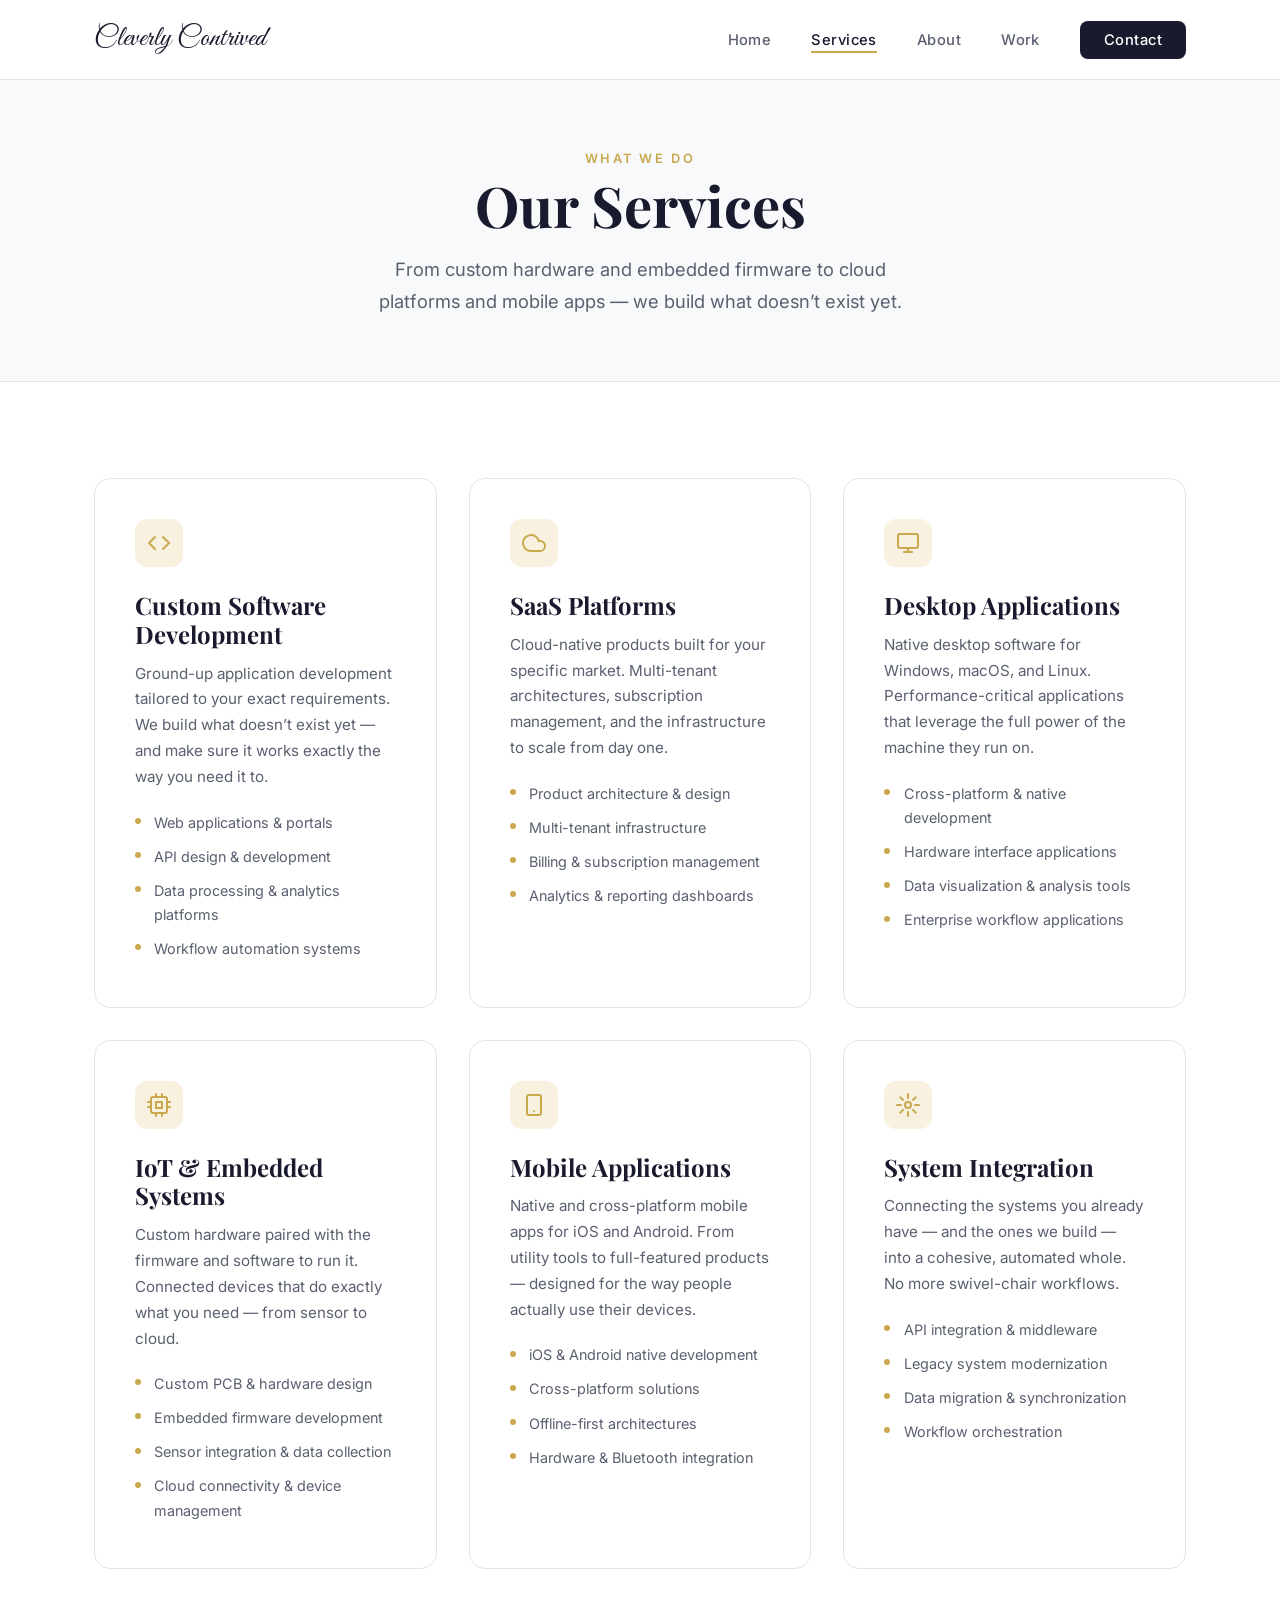
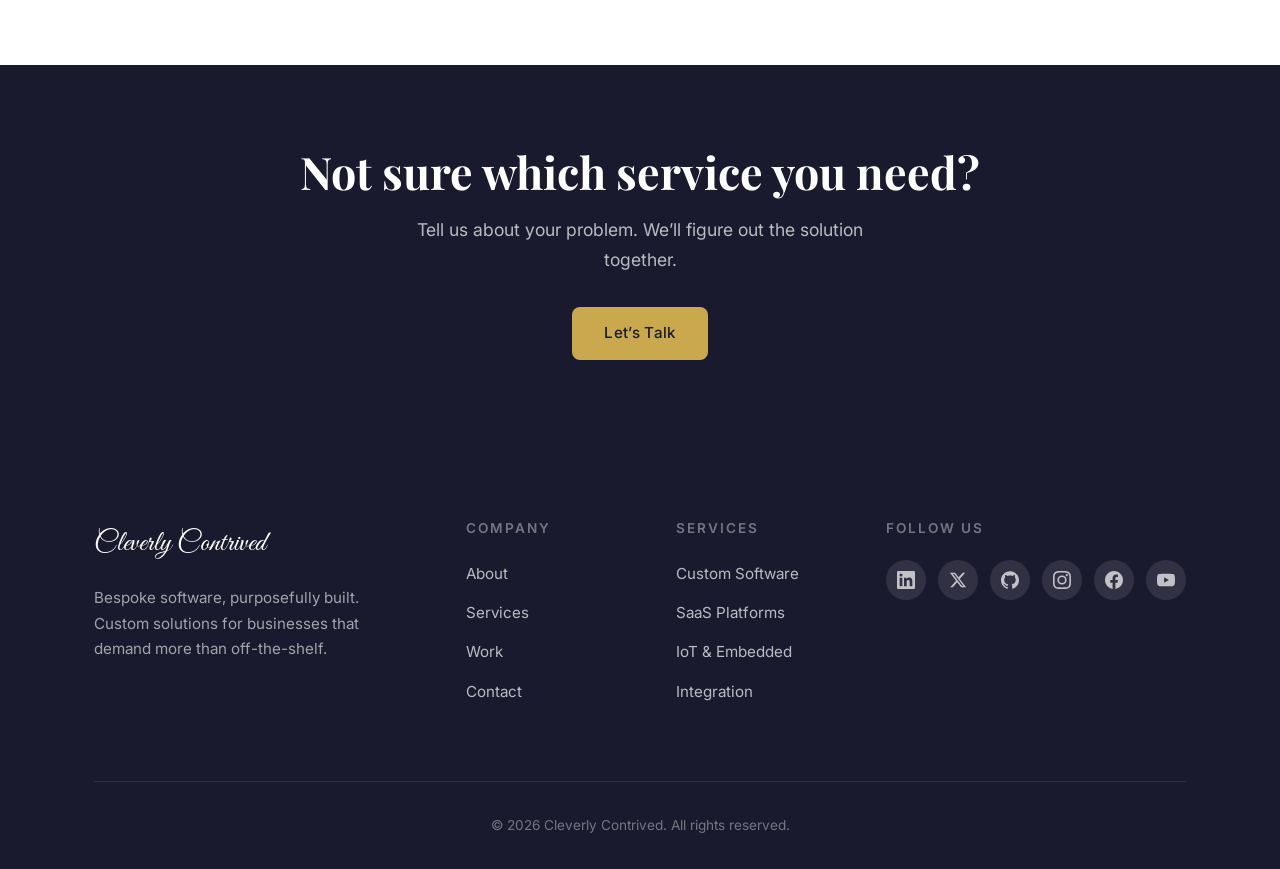
<file: services.html>
<!DOCTYPE html>
<html lang="en">
<head>
  <meta charset="UTF-8">
  <meta name="viewport" content="width=device-width, initial-scale=1.0">
  <title>Services | Cleverly Contrived</title>
  <meta name="description" content="Custom software development, SaaS platforms, desktop apps, IoT, mobile, and system integration services from Cleverly Contrived.">
  <link rel="preconnect" href="https://fonts.googleapis.com">
  <link rel="preconnect" href="https://fonts.gstatic.com" crossorigin>
  <link rel="preload" href="https://fonts.googleapis.com/css2?family=Great+Vibes&family=Inter:wght@300;400;500;600;700&family=Playfair+Display:ital,wght@0,400;0,700;1,400&display=swap" as="style" onload="this.onload=null;this.rel='stylesheet'">
  <noscript><link rel="stylesheet" href="https://fonts.googleapis.com/css2?family=Great+Vibes&family=Inter:wght@300;400;500;600;700&family=Playfair+Display:ital,wght@0,400;0,700;1,400&display=swap"></noscript>
  <link rel="stylesheet" href="css/styles.css">
</head>
<body>

  <header class="site-header">
    <nav class="nav container">
      <a href="index.html" class="nav-brand">
        <span class="brand-name"><span class="big-c">C</span>leverly <span class="big-c">C</span>ontrived</span>
      </a>
      <button class="nav-toggle" aria-label="Toggle navigation">
        <span></span><span></span><span></span>
      </button>
      <ul class="nav-links">
        <li><a href="index.html">Home</a></li>
        <li><a href="services.html" class="active">Services</a></li>
        <li><a href="about.html">About</a></li>
        <li><a href="work.html">Work</a></li>
        <li><a href="contact.html" class="nav-cta">Contact</a></li>
      </ul>
    </nav>
  </header>

  <main>
    <section class="page-header">
      <div class="container">
        <span class="section-label">What We Do</span>
        <h1>Our Services</h1>
        <p>From custom hardware and embedded firmware to cloud platforms and mobile apps &mdash; we build what doesn&rsquo;t exist yet.</p>
      </div>
    </section>

    <section class="section">
      <div class="container">
        <div class="card-grid">

          <div class="card fade-in" id="custom-software">
            <div class="card-icon">
              <svg xmlns="http://www.w3.org/2000/svg" viewBox="0 0 24 24" fill="none" stroke="currentColor" stroke-width="2" stroke-linecap="round" stroke-linejoin="round"><polyline points="16 18 22 12 16 6"/><polyline points="8 6 2 12 8 18"/></svg>
            </div>
            <h3>Custom Software Development</h3>
            <p>Ground-up application development tailored to your exact requirements. We build what doesn&rsquo;t exist yet &mdash; and make sure it works exactly the way you need it to.</p>
            <ul>
              <li>Web applications &amp; portals</li>
              <li>API design &amp; development</li>
              <li>Data processing &amp; analytics platforms</li>
              <li>Workflow automation systems</li>
            </ul>
          </div>

          <div class="card fade-in" id="saas">
            <div class="card-icon">
              <svg xmlns="http://www.w3.org/2000/svg" viewBox="0 0 24 24" fill="none" stroke="currentColor" stroke-width="2" stroke-linecap="round" stroke-linejoin="round"><path d="M18 10h-1.26A8 8 0 1 0 9 20h9a5 5 0 0 0 0-10z"/></svg>
            </div>
            <h3>SaaS Platforms</h3>
            <p>Cloud-native products built for your specific market. Multi-tenant architectures, subscription management, and the infrastructure to scale from day one.</p>
            <ul>
              <li>Product architecture &amp; design</li>
              <li>Multi-tenant infrastructure</li>
              <li>Billing &amp; subscription management</li>
              <li>Analytics &amp; reporting dashboards</li>
            </ul>
          </div>

          <div class="card fade-in" id="desktop">
            <div class="card-icon">
              <svg xmlns="http://www.w3.org/2000/svg" viewBox="0 0 24 24" fill="none" stroke="currentColor" stroke-width="2" stroke-linecap="round" stroke-linejoin="round"><rect x="2" y="3" width="20" height="14" rx="2" ry="2"/><line x1="8" y1="21" x2="16" y2="21"/><line x1="12" y1="17" x2="12" y2="21"/></svg>
            </div>
            <h3>Desktop Applications</h3>
            <p>Native desktop software for Windows, macOS, and Linux. Performance-critical applications that leverage the full power of the machine they run on.</p>
            <ul>
              <li>Cross-platform &amp; native development</li>
              <li>Hardware interface applications</li>
              <li>Data visualization &amp; analysis tools</li>
              <li>Enterprise workflow applications</li>
            </ul>
          </div>

          <div class="card fade-in" id="iot">
            <div class="card-icon">
              <svg xmlns="http://www.w3.org/2000/svg" viewBox="0 0 24 24" fill="none" stroke="currentColor" stroke-width="2" stroke-linecap="round" stroke-linejoin="round"><rect x="4" y="4" width="16" height="16" rx="2"/><rect x="9" y="9" width="6" height="6"/><line x1="9" y1="1" x2="9" y2="4"/><line x1="15" y1="1" x2="15" y2="4"/><line x1="9" y1="20" x2="9" y2="23"/><line x1="15" y1="20" x2="15" y2="23"/><line x1="20" y1="9" x2="23" y2="9"/><line x1="20" y1="14" x2="23" y2="14"/><line x1="1" y1="9" x2="4" y2="9"/><line x1="1" y1="14" x2="4" y2="14"/></svg>
            </div>
            <h3>IoT &amp; Embedded Systems</h3>
            <p>Custom hardware paired with the firmware and software to run it. Connected devices that do exactly what you need &mdash; from sensor to cloud.</p>
            <ul>
              <li>Custom PCB &amp; hardware design</li>
              <li>Embedded firmware development</li>
              <li>Sensor integration &amp; data collection</li>
              <li>Cloud connectivity &amp; device management</li>
            </ul>
          </div>

          <div class="card fade-in" id="mobile">
            <div class="card-icon">
              <svg xmlns="http://www.w3.org/2000/svg" viewBox="0 0 24 24" fill="none" stroke="currentColor" stroke-width="2" stroke-linecap="round" stroke-linejoin="round"><rect x="5" y="2" width="14" height="20" rx="2" ry="2"/><line x1="12" y1="18" x2="12.01" y2="18"/></svg>
            </div>
            <h3>Mobile Applications</h3>
            <p>Native and cross-platform mobile apps for iOS and Android. From utility tools to full-featured products &mdash; designed for the way people actually use their devices.</p>
            <ul>
              <li>iOS &amp; Android native development</li>
              <li>Cross-platform solutions</li>
              <li>Offline-first architectures</li>
              <li>Hardware &amp; Bluetooth integration</li>
            </ul>
          </div>

          <div class="card fade-in" id="integration">
            <div class="card-icon">
              <svg xmlns="http://www.w3.org/2000/svg" viewBox="0 0 24 24" fill="none" stroke="currentColor" stroke-width="2" stroke-linecap="round" stroke-linejoin="round"><circle cx="12" cy="12" r="3"/><path d="M12 1v4M12 19v4M4.22 4.22l2.83 2.83M16.95 16.95l2.83 2.83M1 12h4M19 12h4M4.22 19.78l2.83-2.83M16.95 7.05l2.83-2.83"/></svg>
            </div>
            <h3>System Integration</h3>
            <p>Connecting the systems you already have &mdash; and the ones we build &mdash; into a cohesive, automated whole. No more swivel-chair workflows.</p>
            <ul>
              <li>API integration &amp; middleware</li>
              <li>Legacy system modernization</li>
              <li>Data migration &amp; synchronization</li>
              <li>Workflow orchestration</li>
            </ul>
          </div>

        </div>
      </div>
    </section>

    <section class="cta-section">
      <div class="container">
        <h2>Not sure which service you need?</h2>
        <p>Tell us about your problem. We&rsquo;ll figure out the solution together.</p>
        <a href="contact.html" class="btn btn-accent">Let&rsquo;s Talk</a>
      </div>
    </section>
  </main>

  <footer class="site-footer">
    <div class="container">
      <div class="footer-grid">
        <div class="footer-brand">
          <span class="brand-name"><span class="big-c">C</span>leverly <span class="big-c">C</span>ontrived</span>
          <p>Bespoke software, purposefully built. Custom solutions for businesses that demand more than off-the-shelf.</p>
        </div>
        <div class="footer-links">
          <h4>Company</h4>
          <ul>
            <li><a href="about.html">About</a></li>
            <li><a href="services.html">Services</a></li>
            <li><a href="work.html">Work</a></li>
            <li><a href="contact.html">Contact</a></li>
          </ul>
        </div>
        <div class="footer-links">
          <h4>Services</h4>
          <ul>
            <li><a href="services.html#custom-software">Custom Software</a></li>
            <li><a href="services.html#saas">SaaS Platforms</a></li>
            <li><a href="services.html#iot">IoT &amp; Embedded</a></li>
            <li><a href="services.html#integration">Integration</a></li>
          </ul>
        </div>
        <div class="footer-social">
          <h4>Follow Us</h4>
          <div class="social-links">
            <a href="#" class="social-link" aria-label="LinkedIn"><svg xmlns="http://www.w3.org/2000/svg" viewBox="0 0 24 24" fill="currentColor"><path d="M20.447 20.452h-3.554v-5.569c0-1.328-.027-3.037-1.852-3.037-1.853 0-2.136 1.445-2.136 2.939v5.667H9.351V9h3.414v1.561h.046c.477-.9 1.637-1.85 3.37-1.85 3.601 0 4.267 2.37 4.267 5.455v6.286zM5.337 7.433a2.062 2.062 0 01-2.063-2.065 2.064 2.064 0 112.063 2.065zm1.782 13.019H3.555V9h3.564v11.452zM22.225 0H1.771C.792 0 0 .774 0 1.729v20.542C0 23.227.792 24 1.771 24h20.451C23.2 24 24 23.227 24 22.271V1.729C24 .774 23.2 0 22.222 0h.003z"/></svg></a>
            <a href="#" class="social-link" aria-label="X"><svg xmlns="http://www.w3.org/2000/svg" viewBox="0 0 24 24" fill="currentColor"><path d="M18.244 2.25h3.308l-7.227 8.26 8.502 11.24H16.17l-5.214-6.817L4.99 21.75H1.68l7.73-8.835L1.254 2.25H8.08l4.713 6.231zm-1.161 17.52h1.833L7.084 4.126H5.117z"/></svg></a>
            <a href="#" class="social-link" aria-label="GitHub"><svg xmlns="http://www.w3.org/2000/svg" viewBox="0 0 24 24" fill="currentColor"><path d="M12 .297c-6.63 0-12 5.373-12 12 0 5.303 3.438 9.8 8.205 11.385.6.113.82-.258.82-.577 0-.285-.01-1.04-.015-2.04-3.338.724-4.042-1.61-4.042-1.61C4.422 18.07 3.633 17.7 3.633 17.7c-1.087-.744.084-.729.084-.729 1.205.084 1.838 1.236 1.838 1.236 1.07 1.835 2.809 1.305 3.495.998.108-.776.417-1.305.76-1.605-2.665-.3-5.466-1.332-5.466-5.93 0-1.31.465-2.38 1.235-3.22-.135-.303-.54-1.523.105-3.176 0 0 1.005-.322 3.3 1.23.96-.267 1.98-.399 3-.405 1.02.006 2.04.138 3 .405 2.28-1.552 3.285-1.23 3.285-1.23.645 1.653.24 2.873.12 3.176.765.84 1.23 1.91 1.23 3.22 0 4.61-2.805 5.625-5.475 5.92.42.36.81 1.096.81 2.22 0 1.606-.015 2.896-.015 3.286 0 .315.21.69.825.57C20.565 22.092 24 17.592 24 12.297c0-6.627-5.373-12-12-12"/></svg></a>
            <a href="#" class="social-link" aria-label="Instagram"><svg xmlns="http://www.w3.org/2000/svg" viewBox="0 0 24 24" fill="currentColor"><path d="M12 2.163c3.204 0 3.584.012 4.85.07 3.252.148 4.771 1.691 4.919 4.919.058 1.265.069 1.645.069 4.849 0 3.205-.012 3.584-.069 4.849-.149 3.225-1.664 4.771-4.919 4.919-1.266.058-1.644.07-4.85.07-3.204 0-3.584-.012-4.849-.07-3.26-.149-4.771-1.699-4.919-4.92-.058-1.265-.07-1.644-.07-4.849 0-3.204.013-3.583.07-4.849.149-3.227 1.664-4.771 4.919-4.919 1.266-.057 1.645-.069 4.849-.069zM12 0C8.741 0 8.333.014 7.053.072 2.695.272.273 2.69.073 7.052.014 8.333 0 8.741 0 12c0 3.259.014 3.668.072 4.948.2 4.358 2.618 6.78 6.98 6.98C8.333 23.986 8.741 24 12 24c3.259 0 3.668-.014 4.948-.072 4.354-.2 6.782-2.618 6.979-6.98.059-1.28.073-1.689.073-4.948 0-3.259-.014-3.667-.072-4.947-.196-4.354-2.617-6.78-6.979-6.98C15.668.014 15.259 0 12 0zm0 5.838a6.162 6.162 0 100 12.324 6.162 6.162 0 000-12.324zM12 16a4 4 0 110-8 4 4 0 010 8zm6.406-11.845a1.44 1.44 0 100 2.881 1.44 1.44 0 000-2.881z"/></svg></a>
            <a href="#" class="social-link" aria-label="Facebook"><svg xmlns="http://www.w3.org/2000/svg" viewBox="0 0 24 24" fill="currentColor"><path d="M24 12.073c0-6.627-5.373-12-12-12s-12 5.373-12 12c0 5.99 4.388 10.954 10.125 11.854v-8.385H7.078v-3.47h3.047V9.43c0-3.007 1.792-4.669 4.533-4.669 1.312 0 2.686.235 2.686.235v2.953H15.83c-1.491 0-1.956.925-1.956 1.874v2.25h3.328l-.532 3.47h-2.796v8.385C19.612 23.027 24 18.062 24 12.073z"/></svg></a>
            <a href="#" class="social-link" aria-label="YouTube"><svg xmlns="http://www.w3.org/2000/svg" viewBox="0 0 24 24" fill="currentColor"><path d="M23.498 6.186a3.016 3.016 0 0 0-2.122-2.136C19.505 3.545 12 3.545 12 3.545s-7.505 0-9.377.505A3.017 3.017 0 0 0 .502 6.186C0 8.07 0 12 0 12s0 3.93.502 5.814a3.016 3.016 0 0 0 2.122 2.136c1.871.505 9.376.505 9.376.505s7.505 0 9.377-.505a3.015 3.015 0 0 0 2.122-2.136C24 15.93 24 12 24 12s0-3.93-.502-5.814zM9.545 15.568V8.432L15.818 12l-6.273 3.568z"/></svg></a>
          </div>
        </div>
      </div>
      <div class="footer-bottom">
        <p>&copy; 2026 Cleverly Contrived. All rights reserved.</p>
      </div>
    </div>
  </footer>

  <script src="js/main.js" defer></script>
</body>
</html>
</file>
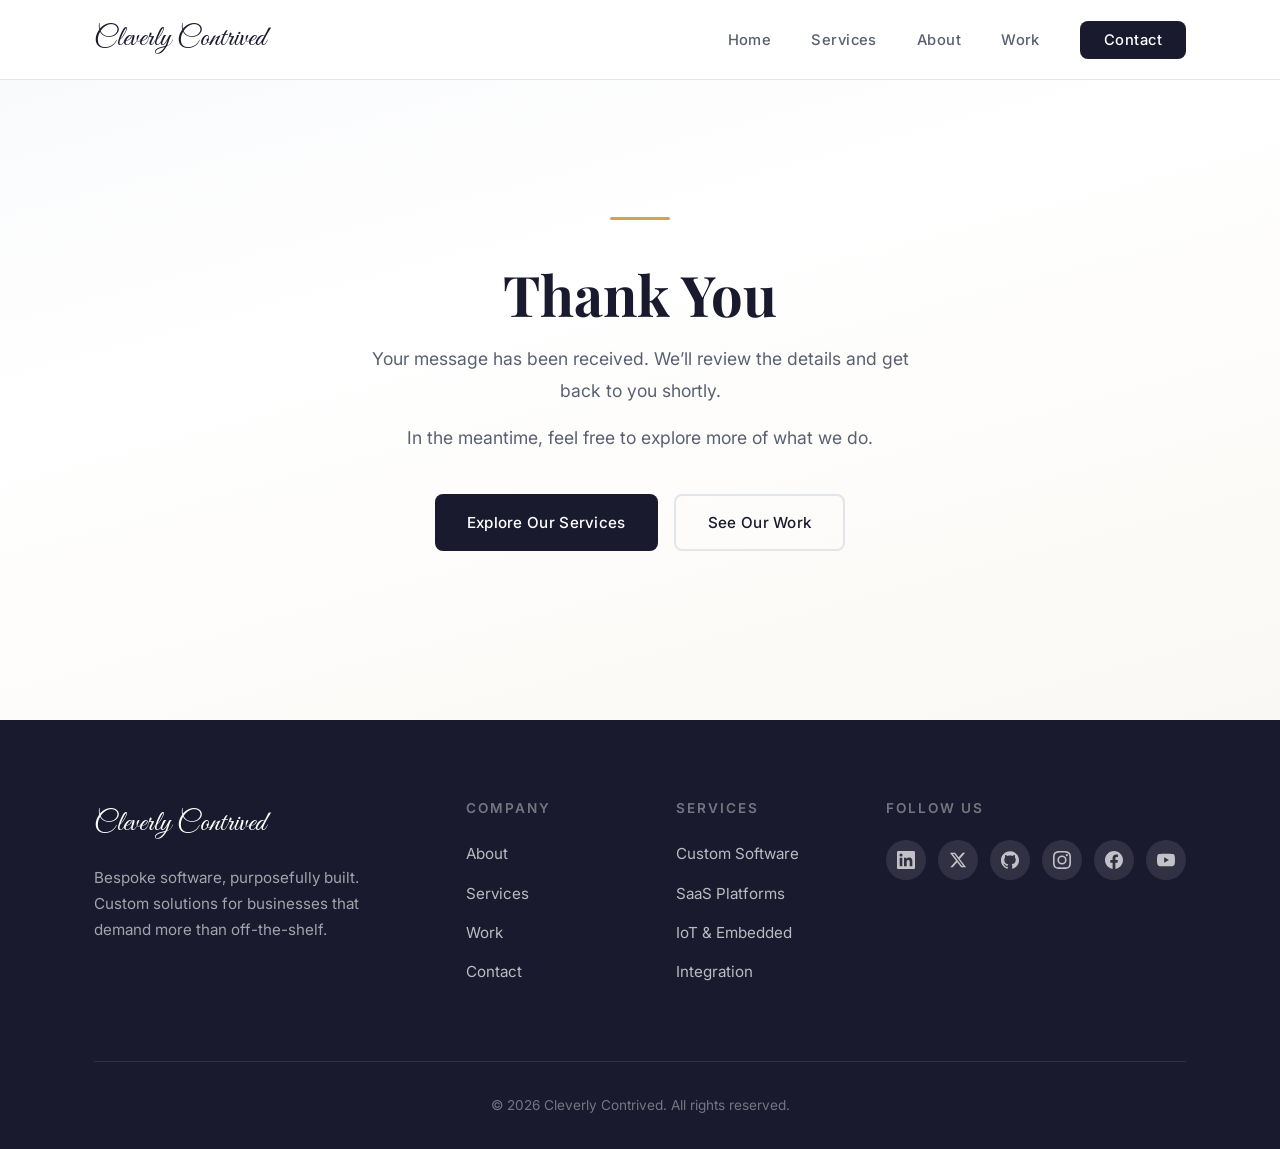
<file: thank-you.html>
<!DOCTYPE html>
<html lang="en">
<head>
  <meta charset="UTF-8">
  <meta name="viewport" content="width=device-width, initial-scale=1.0">
  <title>Thank You | Cleverly Contrived</title>
  <meta name="description" content="Thanks for reaching out to Cleverly Contrived. We'll be in touch soon.">
  <link rel="preconnect" href="https://fonts.googleapis.com">
  <link rel="preconnect" href="https://fonts.gstatic.com" crossorigin>
  <link rel="preload" href="https://fonts.googleapis.com/css2?family=Great+Vibes&family=Inter:wght@300;400;500;600;700&family=Playfair+Display:ital,wght@0,400;0,700;1,400&display=swap" as="style" onload="this.onload=null;this.rel='stylesheet'">
  <noscript><link rel="stylesheet" href="https://fonts.googleapis.com/css2?family=Great+Vibes&family=Inter:wght@300;400;500;600;700&family=Playfair+Display:ital,wght@0,400;0,700;1,400&display=swap"></noscript>
  <link rel="stylesheet" href="css/styles.css">
</head>
<body>

  <header class="site-header">
    <nav class="nav container">
      <a href="index.html" class="nav-brand">
        <span class="brand-name"><span class="big-c">C</span>leverly <span class="big-c">C</span>ontrived</span>
      </a>
      <button class="nav-toggle" aria-label="Toggle navigation">
        <span></span><span></span><span></span>
      </button>
      <ul class="nav-links">
        <li><a href="index.html">Home</a></li>
        <li><a href="services.html">Services</a></li>
        <li><a href="about.html">About</a></li>
        <li><a href="work.html">Work</a></li>
        <li><a href="contact.html" class="nav-cta">Contact</a></li>
      </ul>
    </nav>
  </header>

  <main>
    <section class="hero" style="min-height: 80vh;">
      <div class="hero-content">
        <div class="hero-divider" style="margin-bottom: 2.5rem;"></div>
        <h1 style="margin-bottom: 1rem;">Thank You</h1>
        <p class="hero-description" style="margin-bottom: 1rem;">Your message has been received. We&rsquo;ll review the details and get back to you shortly.</p>
        <p class="hero-description" style="margin-bottom: 2.5rem;">In the meantime, feel free to explore more of what we do.</p>
        <div class="hero-actions">
          <a href="services.html" class="btn btn-primary">Explore Our Services</a>
          <a href="work.html" class="btn btn-outline">See Our Work</a>
        </div>
      </div>
    </section>
  </main>

  <footer class="site-footer">
    <div class="container">
      <div class="footer-grid">
        <div class="footer-brand">
          <span class="brand-name"><span class="big-c">C</span>leverly <span class="big-c">C</span>ontrived</span>
          <p>Bespoke software, purposefully built. Custom solutions for businesses that demand more than off-the-shelf.</p>
        </div>
        <div class="footer-links">
          <h4>Company</h4>
          <ul>
            <li><a href="about.html">About</a></li>
            <li><a href="services.html">Services</a></li>
            <li><a href="work.html">Work</a></li>
            <li><a href="contact.html">Contact</a></li>
          </ul>
        </div>
        <div class="footer-links">
          <h4>Services</h4>
          <ul>
            <li><a href="services.html#custom-software">Custom Software</a></li>
            <li><a href="services.html#saas">SaaS Platforms</a></li>
            <li><a href="services.html#iot">IoT &amp; Embedded</a></li>
            <li><a href="services.html#integration">Integration</a></li>
          </ul>
        </div>
        <div class="footer-social">
          <h4>Follow Us</h4>
          <div class="social-links">
            <a href="#" class="social-link" aria-label="LinkedIn"><svg xmlns="http://www.w3.org/2000/svg" viewBox="0 0 24 24" fill="currentColor"><path d="M20.447 20.452h-3.554v-5.569c0-1.328-.027-3.037-1.852-3.037-1.853 0-2.136 1.445-2.136 2.939v5.667H9.351V9h3.414v1.561h.046c.477-.9 1.637-1.85 3.37-1.85 3.601 0 4.267 2.37 4.267 5.455v6.286zM5.337 7.433a2.062 2.062 0 01-2.063-2.065 2.064 2.064 0 112.063 2.065zm1.782 13.019H3.555V9h3.564v11.452zM22.225 0H1.771C.792 0 0 .774 0 1.729v20.542C0 23.227.792 24 1.771 24h20.451C23.2 24 24 23.227 24 22.271V1.729C24 .774 23.2 0 22.222 0h.003z"/></svg></a>
            <a href="#" class="social-link" aria-label="X"><svg xmlns="http://www.w3.org/2000/svg" viewBox="0 0 24 24" fill="currentColor"><path d="M18.244 2.25h3.308l-7.227 8.26 8.502 11.24H16.17l-5.214-6.817L4.99 21.75H1.68l7.73-8.835L1.254 2.25H8.08l4.713 6.231zm-1.161 17.52h1.833L7.084 4.126H5.117z"/></svg></a>
            <a href="#" class="social-link" aria-label="GitHub"><svg xmlns="http://www.w3.org/2000/svg" viewBox="0 0 24 24" fill="currentColor"><path d="M12 .297c-6.63 0-12 5.373-12 12 0 5.303 3.438 9.8 8.205 11.385.6.113.82-.258.82-.577 0-.285-.01-1.04-.015-2.04-3.338.724-4.042-1.61-4.042-1.61C4.422 18.07 3.633 17.7 3.633 17.7c-1.087-.744.084-.729.084-.729 1.205.084 1.838 1.236 1.838 1.236 1.07 1.835 2.809 1.305 3.495.998.108-.776.417-1.305.76-1.605-2.665-.3-5.466-1.332-5.466-5.93 0-1.31.465-2.38 1.235-3.22-.135-.303-.54-1.523.105-3.176 0 0 1.005-.322 3.3 1.23.96-.267 1.98-.399 3-.405 1.02.006 2.04.138 3 .405 2.28-1.552 3.285-1.23 3.285-1.23.645 1.653.24 2.873.12 3.176.765.84 1.23 1.91 1.23 3.22 0 4.61-2.805 5.625-5.475 5.92.42.36.81 1.096.81 2.22 0 1.606-.015 2.896-.015 3.286 0 .315.21.69.825.57C20.565 22.092 24 17.592 24 12.297c0-6.627-5.373-12-12-12"/></svg></a>
            <a href="#" class="social-link" aria-label="Instagram"><svg xmlns="http://www.w3.org/2000/svg" viewBox="0 0 24 24" fill="currentColor"><path d="M12 2.163c3.204 0 3.584.012 4.85.07 3.252.148 4.771 1.691 4.919 4.919.058 1.265.069 1.645.069 4.849 0 3.205-.012 3.584-.069 4.849-.149 3.225-1.664 4.771-4.919 4.919-1.266.058-1.644.07-4.85.07-3.204 0-3.584-.012-4.849-.07-3.26-.149-4.771-1.699-4.919-4.92-.058-1.265-.07-1.644-.07-4.849 0-3.204.013-3.583.07-4.849.149-3.227 1.664-4.771 4.919-4.919 1.266-.057 1.645-.069 4.849-.069zM12 0C8.741 0 8.333.014 7.053.072 2.695.272.273 2.69.073 7.052.014 8.333 0 8.741 0 12c0 3.259.014 3.668.072 4.948.2 4.358 2.618 6.78 6.98 6.98C8.333 23.986 8.741 24 12 24c3.259 0 3.668-.014 4.948-.072 4.354-.2 6.782-2.618 6.979-6.98.059-1.28.073-1.689.073-4.948 0-3.259-.014-3.667-.072-4.947-.196-4.354-2.617-6.78-6.979-6.98C15.668.014 15.259 0 12 0zm0 5.838a6.162 6.162 0 100 12.324 6.162 6.162 0 000-12.324zM12 16a4 4 0 110-8 4 4 0 010 8zm6.406-11.845a1.44 1.44 0 100 2.881 1.44 1.44 0 000-2.881z"/></svg></a>
            <a href="#" class="social-link" aria-label="Facebook"><svg xmlns="http://www.w3.org/2000/svg" viewBox="0 0 24 24" fill="currentColor"><path d="M24 12.073c0-6.627-5.373-12-12-12s-12 5.373-12 12c0 5.99 4.388 10.954 10.125 11.854v-8.385H7.078v-3.47h3.047V9.43c0-3.007 1.792-4.669 4.533-4.669 1.312 0 2.686.235 2.686.235v2.953H15.83c-1.491 0-1.956.925-1.956 1.874v2.25h3.328l-.532 3.47h-2.796v8.385C19.612 23.027 24 18.062 24 12.073z"/></svg></a>
            <a href="#" class="social-link" aria-label="YouTube"><svg xmlns="http://www.w3.org/2000/svg" viewBox="0 0 24 24" fill="currentColor"><path d="M23.498 6.186a3.016 3.016 0 0 0-2.122-2.136C19.505 3.545 12 3.545 12 3.545s-7.505 0-9.377.505A3.017 3.017 0 0 0 .502 6.186C0 8.07 0 12 0 12s0 3.93.502 5.814a3.016 3.016 0 0 0 2.122 2.136c1.871.505 9.376.505 9.376.505s7.505 0 9.377-.505a3.015 3.015 0 0 0 2.122-2.136C24 15.93 24 12 24 12s0-3.93-.502-5.814zM9.545 15.568V8.432L15.818 12l-6.273 3.568z"/></svg></a>
          </div>
        </div>
      </div>
      <div class="footer-bottom">
        <p>&copy; 2026 Cleverly Contrived. All rights reserved.</p>
      </div>
    </div>
  </footer>

  <script src="js/main.js" defer></script>
</body>
</html>
</file>
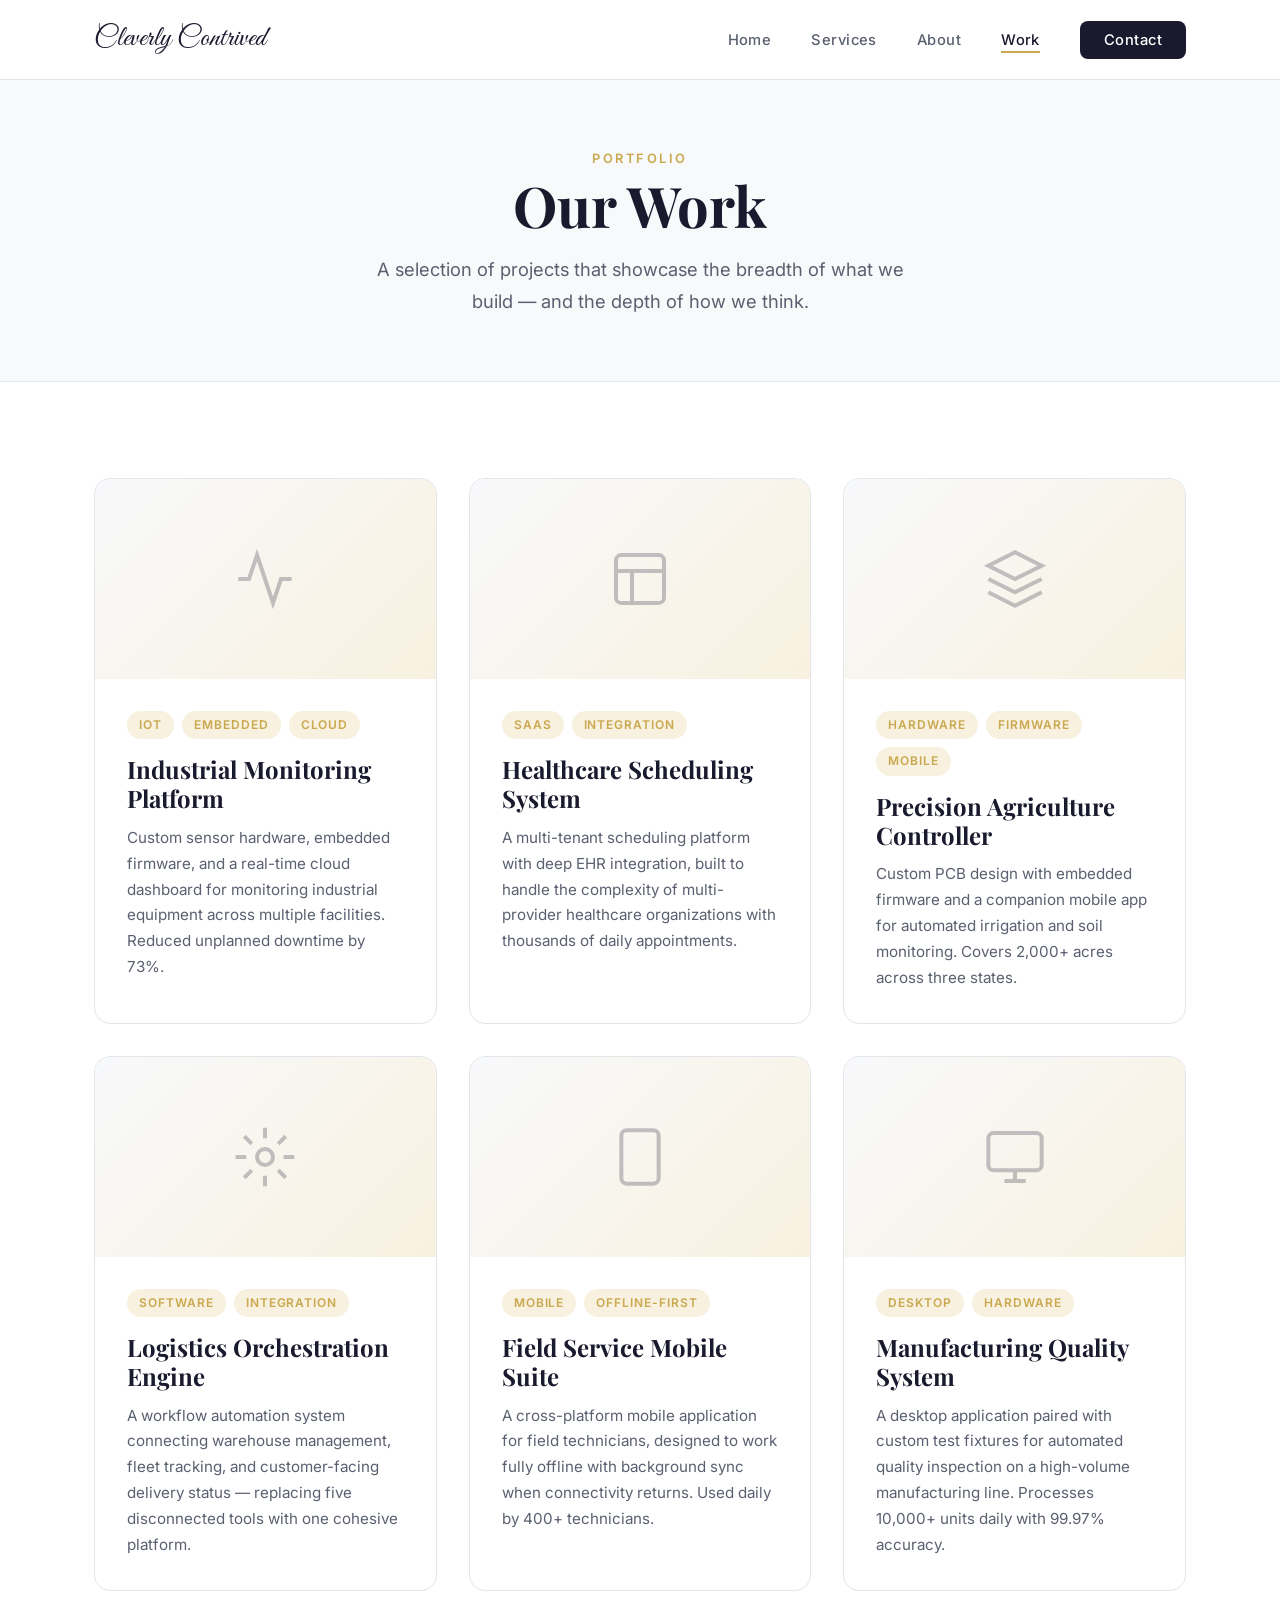
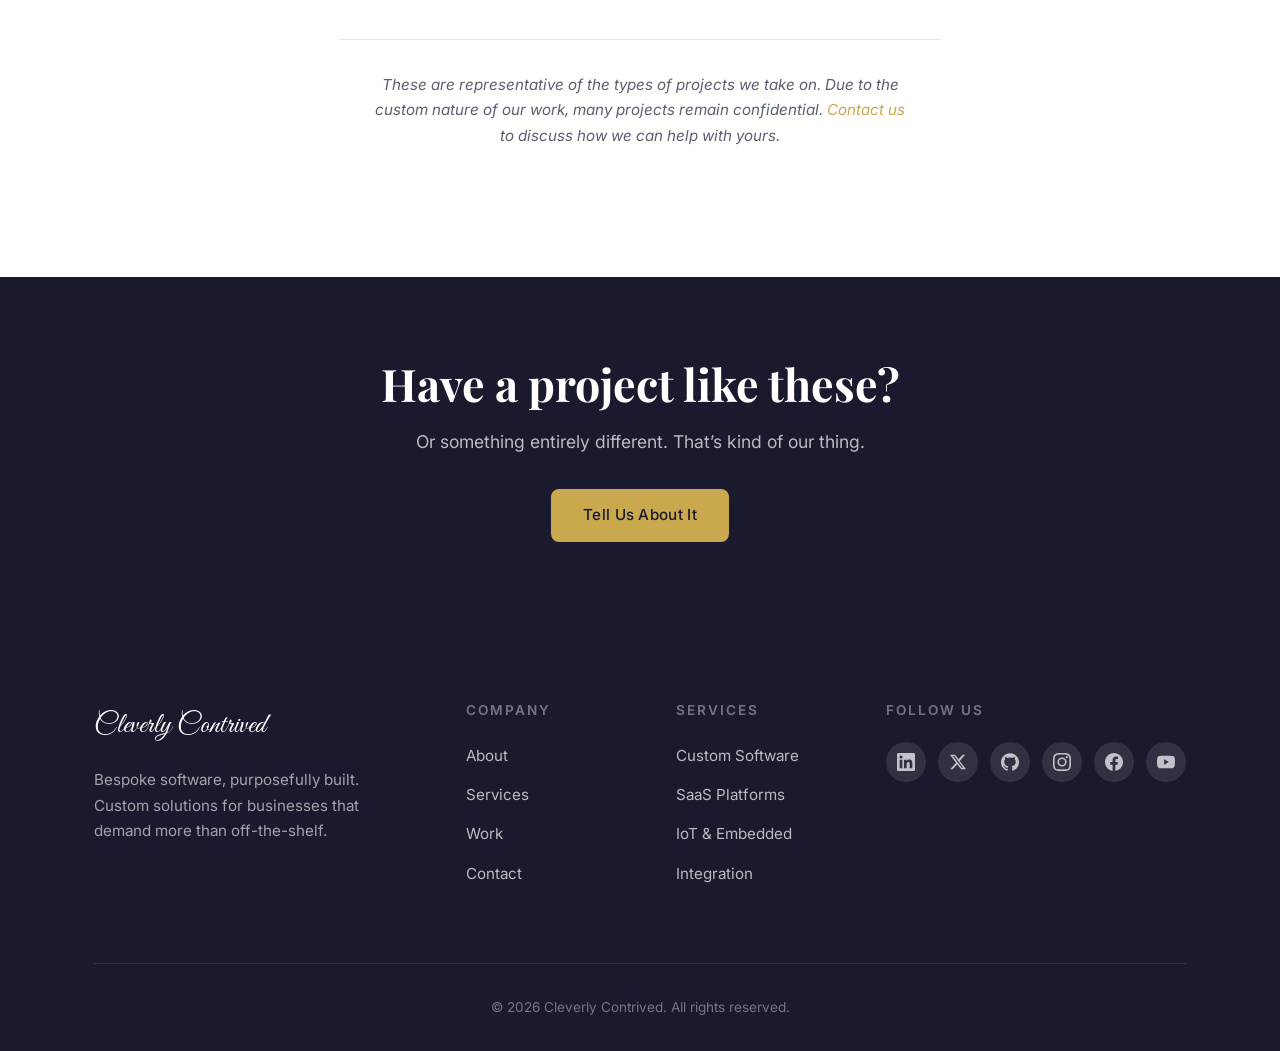
<file: work.html>
<!DOCTYPE html>
<html lang="en">
<head>
  <meta charset="UTF-8">
  <meta name="viewport" content="width=device-width, initial-scale=1.0">
  <title>Work | Cleverly Contrived</title>
  <meta name="description" content="Featured projects and case studies from Cleverly Contrived — custom software, hardware, and integration solutions built for real businesses.">
  <link rel="preconnect" href="https://fonts.googleapis.com">
  <link rel="preconnect" href="https://fonts.gstatic.com" crossorigin>
  <link rel="preload" href="https://fonts.googleapis.com/css2?family=Great+Vibes&family=Inter:wght@300;400;500;600;700&family=Playfair+Display:ital,wght@0,400;0,700;1,400&display=swap" as="style" onload="this.onload=null;this.rel='stylesheet'">
  <noscript><link rel="stylesheet" href="https://fonts.googleapis.com/css2?family=Great+Vibes&family=Inter:wght@300;400;500;600;700&family=Playfair+Display:ital,wght@0,400;0,700;1,400&display=swap"></noscript>
  <link rel="stylesheet" href="css/styles.css">
</head>
<body>

  <header class="site-header">
    <nav class="nav container">
      <a href="index.html" class="nav-brand">
        <span class="brand-name"><span class="big-c">C</span>leverly <span class="big-c">C</span>ontrived</span>
      </a>
      <button class="nav-toggle" aria-label="Toggle navigation">
        <span></span><span></span><span></span>
      </button>
      <ul class="nav-links">
        <li><a href="index.html">Home</a></li>
        <li><a href="services.html">Services</a></li>
        <li><a href="about.html">About</a></li>
        <li><a href="work.html" class="active">Work</a></li>
        <li><a href="contact.html" class="nav-cta">Contact</a></li>
      </ul>
    </nav>
  </header>

  <main>
    <section class="page-header">
      <div class="container">
        <span class="section-label">Portfolio</span>
        <h1>Our Work</h1>
        <p>A selection of projects that showcase the breadth of what we build &mdash; and the depth of how we think.</p>
      </div>
    </section>

    <section class="section">
      <div class="container">
        <div class="project-grid">

          <div class="project-card fade-in">
            <div class="project-card-image">
              <svg xmlns="http://www.w3.org/2000/svg" viewBox="0 0 24 24" fill="none" stroke="currentColor" stroke-width="1.5"><path d="M22 12h-4l-3 9L9 3l-3 9H2"/></svg>
            </div>
            <div class="project-card-body">
              <div class="project-tags">
                <span class="project-tag">IoT</span>
                <span class="project-tag">Embedded</span>
                <span class="project-tag">Cloud</span>
              </div>
              <h3>Industrial Monitoring Platform</h3>
              <p>Custom sensor hardware, embedded firmware, and a real-time cloud dashboard for monitoring industrial equipment across multiple facilities. Reduced unplanned downtime by 73%.</p>
            </div>
          </div>

          <div class="project-card fade-in">
            <div class="project-card-image">
              <svg xmlns="http://www.w3.org/2000/svg" viewBox="0 0 24 24" fill="none" stroke="currentColor" stroke-width="1.5"><rect x="3" y="3" width="18" height="18" rx="2"/><path d="M3 9h18"/><path d="M9 21V9"/></svg>
            </div>
            <div class="project-card-body">
              <div class="project-tags">
                <span class="project-tag">SaaS</span>
                <span class="project-tag">Integration</span>
              </div>
              <h3>Healthcare Scheduling System</h3>
              <p>A multi-tenant scheduling platform with deep EHR integration, built to handle the complexity of multi-provider healthcare organizations with thousands of daily appointments.</p>
            </div>
          </div>

          <div class="project-card fade-in">
            <div class="project-card-image">
              <svg xmlns="http://www.w3.org/2000/svg" viewBox="0 0 24 24" fill="none" stroke="currentColor" stroke-width="1.5"><path d="M12 2L2 7l10 5 10-5-10-5z"/><path d="M2 17l10 5 10-5"/><path d="M2 12l10 5 10-5"/></svg>
            </div>
            <div class="project-card-body">
              <div class="project-tags">
                <span class="project-tag">Hardware</span>
                <span class="project-tag">Firmware</span>
                <span class="project-tag">Mobile</span>
              </div>
              <h3>Precision Agriculture Controller</h3>
              <p>Custom PCB design with embedded firmware and a companion mobile app for automated irrigation and soil monitoring. Covers 2,000+ acres across three states.</p>
            </div>
          </div>

          <div class="project-card fade-in">
            <div class="project-card-image">
              <svg xmlns="http://www.w3.org/2000/svg" viewBox="0 0 24 24" fill="none" stroke="currentColor" stroke-width="1.5"><circle cx="12" cy="12" r="3"/><path d="M12 1v4M12 19v4M4.22 4.22l2.83 2.83M16.95 16.95l2.83 2.83M1 12h4M19 12h4M4.22 19.78l2.83-2.83M16.95 7.05l2.83-2.83"/></svg>
            </div>
            <div class="project-card-body">
              <div class="project-tags">
                <span class="project-tag">Software</span>
                <span class="project-tag">Integration</span>
              </div>
              <h3>Logistics Orchestration Engine</h3>
              <p>A workflow automation system connecting warehouse management, fleet tracking, and customer-facing delivery status &mdash; replacing five disconnected tools with one cohesive platform.</p>
            </div>
          </div>

          <div class="project-card fade-in">
            <div class="project-card-image">
              <svg xmlns="http://www.w3.org/2000/svg" viewBox="0 0 24 24" fill="none" stroke="currentColor" stroke-width="1.5"><rect x="5" y="2" width="14" height="20" rx="2" ry="2"/><line x1="12" y1="18" x2="12.01" y2="18"/></svg>
            </div>
            <div class="project-card-body">
              <div class="project-tags">
                <span class="project-tag">Mobile</span>
                <span class="project-tag">Offline-First</span>
              </div>
              <h3>Field Service Mobile Suite</h3>
              <p>A cross-platform mobile application for field technicians, designed to work fully offline with background sync when connectivity returns. Used daily by 400+ technicians.</p>
            </div>
          </div>

          <div class="project-card fade-in">
            <div class="project-card-image">
              <svg xmlns="http://www.w3.org/2000/svg" viewBox="0 0 24 24" fill="none" stroke="currentColor" stroke-width="1.5"><rect x="2" y="3" width="20" height="14" rx="2" ry="2"/><line x1="8" y1="21" x2="16" y2="21"/><line x1="12" y1="17" x2="12" y2="21"/></svg>
            </div>
            <div class="project-card-body">
              <div class="project-tags">
                <span class="project-tag">Desktop</span>
                <span class="project-tag">Hardware</span>
              </div>
              <h3>Manufacturing Quality System</h3>
              <p>A desktop application paired with custom test fixtures for automated quality inspection on a high-volume manufacturing line. Processes 10,000+ units daily with 99.97% accuracy.</p>
            </div>
          </div>

        </div>

        <p class="work-note">These are representative of the types of projects we take on. Due to the custom nature of our work, many projects remain confidential. <a href="contact.html" style="color: var(--accent);">Contact us</a> to discuss how we can help with yours.</p>
      </div>
    </section>

    <section class="cta-section">
      <div class="container">
        <h2>Have a project like these?</h2>
        <p>Or something entirely different. That&rsquo;s kind of our thing.</p>
        <a href="contact.html" class="btn btn-accent">Tell Us About It</a>
      </div>
    </section>
  </main>

  <footer class="site-footer">
    <div class="container">
      <div class="footer-grid">
        <div class="footer-brand">
          <span class="brand-name"><span class="big-c">C</span>leverly <span class="big-c">C</span>ontrived</span>
          <p>Bespoke software, purposefully built. Custom solutions for businesses that demand more than off-the-shelf.</p>
        </div>
        <div class="footer-links">
          <h4>Company</h4>
          <ul>
            <li><a href="about.html">About</a></li>
            <li><a href="services.html">Services</a></li>
            <li><a href="work.html">Work</a></li>
            <li><a href="contact.html">Contact</a></li>
          </ul>
        </div>
        <div class="footer-links">
          <h4>Services</h4>
          <ul>
            <li><a href="services.html#custom-software">Custom Software</a></li>
            <li><a href="services.html#saas">SaaS Platforms</a></li>
            <li><a href="services.html#iot">IoT &amp; Embedded</a></li>
            <li><a href="services.html#integration">Integration</a></li>
          </ul>
        </div>
        <div class="footer-social">
          <h4>Follow Us</h4>
          <div class="social-links">
            <a href="#" class="social-link" aria-label="LinkedIn"><svg xmlns="http://www.w3.org/2000/svg" viewBox="0 0 24 24" fill="currentColor"><path d="M20.447 20.452h-3.554v-5.569c0-1.328-.027-3.037-1.852-3.037-1.853 0-2.136 1.445-2.136 2.939v5.667H9.351V9h3.414v1.561h.046c.477-.9 1.637-1.85 3.37-1.85 3.601 0 4.267 2.37 4.267 5.455v6.286zM5.337 7.433a2.062 2.062 0 01-2.063-2.065 2.064 2.064 0 112.063 2.065zm1.782 13.019H3.555V9h3.564v11.452zM22.225 0H1.771C.792 0 0 .774 0 1.729v20.542C0 23.227.792 24 1.771 24h20.451C23.2 24 24 23.227 24 22.271V1.729C24 .774 23.2 0 22.222 0h.003z"/></svg></a>
            <a href="#" class="social-link" aria-label="X"><svg xmlns="http://www.w3.org/2000/svg" viewBox="0 0 24 24" fill="currentColor"><path d="M18.244 2.25h3.308l-7.227 8.26 8.502 11.24H16.17l-5.214-6.817L4.99 21.75H1.68l7.73-8.835L1.254 2.25H8.08l4.713 6.231zm-1.161 17.52h1.833L7.084 4.126H5.117z"/></svg></a>
            <a href="#" class="social-link" aria-label="GitHub"><svg xmlns="http://www.w3.org/2000/svg" viewBox="0 0 24 24" fill="currentColor"><path d="M12 .297c-6.63 0-12 5.373-12 12 0 5.303 3.438 9.8 8.205 11.385.6.113.82-.258.82-.577 0-.285-.01-1.04-.015-2.04-3.338.724-4.042-1.61-4.042-1.61C4.422 18.07 3.633 17.7 3.633 17.7c-1.087-.744.084-.729.084-.729 1.205.084 1.838 1.236 1.838 1.236 1.07 1.835 2.809 1.305 3.495.998.108-.776.417-1.305.76-1.605-2.665-.3-5.466-1.332-5.466-5.93 0-1.31.465-2.38 1.235-3.22-.135-.303-.54-1.523.105-3.176 0 0 1.005-.322 3.3 1.23.96-.267 1.98-.399 3-.405 1.02.006 2.04.138 3 .405 2.28-1.552 3.285-1.23 3.285-1.23.645 1.653.24 2.873.12 3.176.765.84 1.23 1.91 1.23 3.22 0 4.61-2.805 5.625-5.475 5.92.42.36.81 1.096.81 2.22 0 1.606-.015 2.896-.015 3.286 0 .315.21.69.825.57C20.565 22.092 24 17.592 24 12.297c0-6.627-5.373-12-12-12"/></svg></a>
            <a href="#" class="social-link" aria-label="Instagram"><svg xmlns="http://www.w3.org/2000/svg" viewBox="0 0 24 24" fill="currentColor"><path d="M12 2.163c3.204 0 3.584.012 4.85.07 3.252.148 4.771 1.691 4.919 4.919.058 1.265.069 1.645.069 4.849 0 3.205-.012 3.584-.069 4.849-.149 3.225-1.664 4.771-4.919 4.919-1.266.058-1.644.07-4.85.07-3.204 0-3.584-.012-4.849-.07-3.26-.149-4.771-1.699-4.919-4.92-.058-1.265-.07-1.644-.07-4.849 0-3.204.013-3.583.07-4.849.149-3.227 1.664-4.771 4.919-4.919 1.266-.057 1.645-.069 4.849-.069zM12 0C8.741 0 8.333.014 7.053.072 2.695.272.273 2.69.073 7.052.014 8.333 0 8.741 0 12c0 3.259.014 3.668.072 4.948.2 4.358 2.618 6.78 6.98 6.98C8.333 23.986 8.741 24 12 24c3.259 0 3.668-.014 4.948-.072 4.354-.2 6.782-2.618 6.979-6.98.059-1.28.073-1.689.073-4.948 0-3.259-.014-3.667-.072-4.947-.196-4.354-2.617-6.78-6.979-6.98C15.668.014 15.259 0 12 0zm0 5.838a6.162 6.162 0 100 12.324 6.162 6.162 0 000-12.324zM12 16a4 4 0 110-8 4 4 0 010 8zm6.406-11.845a1.44 1.44 0 100 2.881 1.44 1.44 0 000-2.881z"/></svg></a>
            <a href="#" class="social-link" aria-label="Facebook"><svg xmlns="http://www.w3.org/2000/svg" viewBox="0 0 24 24" fill="currentColor"><path d="M24 12.073c0-6.627-5.373-12-12-12s-12 5.373-12 12c0 5.99 4.388 10.954 10.125 11.854v-8.385H7.078v-3.47h3.047V9.43c0-3.007 1.792-4.669 4.533-4.669 1.312 0 2.686.235 2.686.235v2.953H15.83c-1.491 0-1.956.925-1.956 1.874v2.25h3.328l-.532 3.47h-2.796v8.385C19.612 23.027 24 18.062 24 12.073z"/></svg></a>
            <a href="#" class="social-link" aria-label="YouTube"><svg xmlns="http://www.w3.org/2000/svg" viewBox="0 0 24 24" fill="currentColor"><path d="M23.498 6.186a3.016 3.016 0 0 0-2.122-2.136C19.505 3.545 12 3.545 12 3.545s-7.505 0-9.377.505A3.017 3.017 0 0 0 .502 6.186C0 8.07 0 12 0 12s0 3.93.502 5.814a3.016 3.016 0 0 0 2.122 2.136c1.871.505 9.376.505 9.376.505s7.505 0 9.377-.505a3.015 3.015 0 0 0 2.122-2.136C24 15.93 24 12 24 12s0-3.93-.502-5.814zM9.545 15.568V8.432L15.818 12l-6.273 3.568z"/></svg></a>
          </div>
        </div>
      </div>
      <div class="footer-bottom">
        <p>&copy; 2026 Cleverly Contrived. All rights reserved.</p>
      </div>
    </div>
  </footer>

  <script src="js/main.js" defer></script>
</body>
</html>
</file>
<file: css/styles.css>
:root {
  --primary: #1a1a2e;
  --accent: #c9a84e;
  --accent-hover: #b89540;
  --accent-light: #f8f1e0;
  --bg: #ffffff;
  --bg-alt: #f8f9fb;
  --bg-dark: #1a1a2e;
  --text: #1a1a2e;
  --text-secondary: #5a6070;
  --text-inverse: #ffffff;
  --border: #e2e6ea;
  --shadow: 0 1px 3px rgba(0,0,0,0.06), 0 1px 2px rgba(0,0,0,0.04);
  --shadow-md: 0 4px 6px rgba(0,0,0,0.06), 0 2px 4px rgba(0,0,0,0.04);
  --shadow-lg: 0 10px 25px rgba(0,0,0,0.08), 0 4px 10px rgba(0,0,0,0.04);
  --radius: 8px;
  --radius-lg: 16px;
  --font-brand: 'Great Vibes', cursive;
  --font-heading: 'Playfair Display', Georgia, serif;
  --font-body: 'Inter', -apple-system, BlinkMacSystemFont, sans-serif;
  --nav-height: 80px;
  --max-width: 1140px;
  --transition: 0.3s cubic-bezier(0.4, 0, 0.2, 1);
}

*, *::before, *::after { margin: 0; padding: 0; box-sizing: border-box; }
html { scroll-behavior: smooth; scroll-padding-top: var(--nav-height); }
body {
  font-family: var(--font-body);
  font-size: 1rem;
  line-height: 1.7;
  color: var(--text);
  background: var(--bg);
  -webkit-font-smoothing: antialiased;
}
img { max-width: 100%; display: block; }
a { color: inherit; text-decoration: none; }
ul { list-style: none; }
button { font: inherit; cursor: pointer; border: none; background: none; }

h1, h2, h3, h4 { font-family: var(--font-heading); font-weight: 700; line-height: 1.2; }
h1 { font-size: clamp(2.2rem, 5vw, 3.5rem); }
h2 { font-size: clamp(1.8rem, 4vw, 2.8rem); }
h3 { font-size: clamp(1.2rem, 2.5vw, 1.5rem); }
h4 { font-size: 1.1rem; }

.brand-name {
  font-family: var(--font-brand);
  font-weight: 400;
  color: var(--text);
}

.container {
  max-width: var(--max-width);
  margin: 0 auto;
  padding: 0 1.5rem;
}
.section { padding: 6rem 0; }
.section--alt { background: var(--bg-alt); }
.section--dark { background: var(--bg-dark); color: var(--text-inverse); }

.section-label {
  font-family: var(--font-body);
  font-size: 0.8rem;
  font-weight: 600;
  text-transform: uppercase;
  letter-spacing: 0.2em;
  color: var(--accent);
  margin-bottom: 1rem;
}
.section-heading { margin-bottom: 1.5rem; }
.section-intro {
  font-size: 1.15rem;
  color: var(--text-secondary);
  max-width: 640px;
  margin-bottom: 3rem;
}
.text-center { text-align: center; }
.text-center .section-intro { margin-inline: auto; }

/* ===== Navigation ===== */
.site-header {
  position: fixed;
  top: 0;
  left: 0;
  right: 0;
  height: var(--nav-height);
  background: rgba(255,255,255,0.95);
  backdrop-filter: blur(12px);
  border-bottom: 1px solid var(--border);
  z-index: 1000;
  transition: box-shadow var(--transition);
}
.site-header.scrolled { box-shadow: var(--shadow); }
.nav {
  display: flex;
  align-items: center;
  justify-content: space-between;
  height: 100%;
}
.nav-brand { display: flex; align-items: center; }
.nav-brand .brand-name { font-size: 1.8rem; }
.nav-links {
  display: flex;
  align-items: center;
  gap: 2.5rem;
}
.nav-links a {
  font-size: 0.92rem;
  font-weight: 500;
  letter-spacing: 0.03em;
  color: var(--text-secondary);
  transition: color var(--transition);
  position: relative;
}
.nav-links a::after {
  content: '';
  position: absolute;
  bottom: -4px;
  left: 0;
  width: 0;
  height: 2px;
  background: var(--accent);
  transition: width var(--transition);
}
.nav-links a:hover,
.nav-links a.active { color: var(--text); }
.nav-links a:hover::after,
.nav-links a.active::after { width: 100%; }

.nav-cta {
  background: var(--primary) !important;
  color: var(--text-inverse) !important;
  padding: 0.6rem 1.5rem !important;
  border-radius: var(--radius) !important;
  transition: background var(--transition), transform var(--transition) !important;
}
.nav-cta::after { display: none !important; }
.nav-cta:hover {
  background: #2a2a4e !important;
  transform: translateY(-1px);
}

.nav-toggle {
  display: none;
  flex-direction: column;
  gap: 5px;
  padding: 4px;
}
.nav-toggle span {
  display: block;
  width: 24px;
  height: 2px;
  background: var(--text);
  transition: var(--transition);
  transform-origin: center;
}
.nav-toggle.active span:nth-child(1) { transform: rotate(45deg) translate(5px, 5px); }
.nav-toggle.active span:nth-child(2) { opacity: 0; }
.nav-toggle.active span:nth-child(3) { transform: rotate(-45deg) translate(5px, -5px); }

/* ===== Buttons ===== */
.btn {
  display: inline-flex;
  align-items: center;
  gap: 0.5rem;
  padding: 0.85rem 2rem;
  border-radius: var(--radius);
  font-weight: 500;
  font-size: 0.95rem;
  letter-spacing: 0.02em;
  transition: all var(--transition);
  cursor: pointer;
  border: none;
}
.btn-primary { background: var(--primary); color: var(--text-inverse); }
.btn-primary:hover {
  background: #2a2a4e;
  transform: translateY(-2px);
  box-shadow: var(--shadow-md);
}
.btn-outline { border: 2px solid var(--border); color: var(--text); background: transparent; }
.btn-outline:hover {
  border-color: var(--primary);
  background: var(--bg-alt);
  transform: translateY(-2px);
}
.btn-accent { background: var(--accent); color: var(--bg-dark); }
.btn-accent:hover {
  background: var(--accent-hover);
  transform: translateY(-2px);
  box-shadow: var(--shadow-md);
}

/* ===== Hero ===== */
.hero {
  min-height: 100vh;
  display: flex;
  align-items: center;
  justify-content: center;
  text-align: center;
  padding: calc(var(--nav-height) + 2rem) 1.5rem 4rem;
  background: linear-gradient(165deg, #f8f9fb 0%, #ffffff 40%, #faf8f4 100%);
}
.hero-content { max-width: 780px; }
.hero .brand-name {
  font-size: clamp(4rem, 11vw, 8rem);
  display: block;
  margin-bottom: 1.5rem;
  line-height: 1.15;
}
.hero-divider {
  width: 60px;
  height: 3px;
  background: var(--accent);
  margin: 0 auto 2rem;
  border-radius: 2px;
  animation: divider-grow 0.8s ease-out 0.3s both;
}
.hero-tagline {
  font-family: var(--font-heading);
  font-size: clamp(1.1rem, 2.5vw, 1.5rem);
  font-style: italic;
  color: var(--text-secondary);
  margin-bottom: 1.5rem;
  letter-spacing: 0.04em;
}
.hero-description {
  font-size: 1.1rem;
  color: var(--text-secondary);
  line-height: 1.8;
  max-width: 580px;
  margin: 0 auto 2.5rem;
}
.hero-actions {
  display: flex;
  gap: 1rem;
  justify-content: center;
  flex-wrap: wrap;
}
.hero-content > * { animation: fadeUp 0.6s ease-out backwards; }
.hero-content > :nth-child(1) { animation-delay: 0s; }
.hero-content > :nth-child(2) { animation-delay: 0.15s; }
.hero-content > :nth-child(3) { animation-delay: 0.25s; }
.hero-content > :nth-child(4) { animation-delay: 0.35s; }
.hero-content > :nth-child(5) { animation-delay: 0.45s; }

/* ===== Page Header ===== */
.page-header {
  padding: calc(var(--nav-height) + 4rem) 0 4rem;
  text-align: center;
  background: var(--bg-alt);
  border-bottom: 1px solid var(--border);
}
.page-header h1 { margin-bottom: 1rem; }
.page-header p {
  font-size: 1.15rem;
  color: var(--text-secondary);
  max-width: 560px;
  margin: 0 auto;
}

/* ===== Cards ===== */
.card-grid {
  display: grid;
  grid-template-columns: repeat(auto-fill, minmax(340px, 1fr));
  gap: 2rem;
}
.card {
  background: var(--bg);
  border: 1px solid var(--border);
  border-radius: var(--radius-lg);
  padding: 2.5rem;
  transition: all var(--transition);
}
.card:hover {
  transform: translateY(-4px);
  box-shadow: var(--shadow-lg);
  border-color: transparent;
}
.card-icon {
  width: 48px;
  height: 48px;
  display: flex;
  align-items: center;
  justify-content: center;
  background: var(--accent-light);
  border-radius: 12px;
  margin-bottom: 1.5rem;
  color: var(--accent);
}
.card-icon svg { width: 24px; height: 24px; }
.card h3 { margin-bottom: 0.75rem; }
.card p {
  color: var(--text-secondary);
  font-size: 0.95rem;
  margin-bottom: 1rem;
}
.card ul { list-style: none; padding: 0; }
.card ul li {
  font-size: 0.9rem;
  color: var(--text-secondary);
  padding: 0.3rem 0;
  padding-left: 1.2rem;
  position: relative;
}
.card ul li::before {
  content: '';
  position: absolute;
  left: 0;
  top: 0.75rem;
  width: 6px;
  height: 6px;
  border-radius: 50%;
  background: var(--accent);
}

/* ===== Pillars ===== */
.pillars {
  display: grid;
  grid-template-columns: repeat(auto-fit, minmax(280px, 1fr));
  gap: 3rem;
}
.pillar { text-align: center; padding: 2rem 1rem; }
.pillar-number {
  font-family: var(--font-heading);
  font-size: 3rem;
  color: var(--accent);
  font-weight: 700;
  line-height: 1;
  margin-bottom: 1rem;
}
.pillar h3 { margin-bottom: 0.75rem; }
.pillar p { color: var(--text-secondary); font-size: 0.95rem; }

/* ===== Process Steps ===== */
.process-steps {
  display: grid;
  grid-template-columns: repeat(auto-fit, minmax(240px, 1fr));
  gap: 2rem;
  counter-reset: step;
}
.process-step {
  counter-increment: step;
  padding: 2rem;
}
.process-step::before {
  content: counter(step, decimal-leading-zero);
  font-family: var(--font-heading);
  font-size: 3.5rem;
  font-weight: 700;
  color: var(--accent-light);
  line-height: 1;
  display: block;
  margin-bottom: 1rem;
}
.process-step h3 { margin-bottom: 0.75rem; }
.process-step p { color: var(--text-secondary); font-size: 0.95rem; }

/* ===== Values ===== */
.values-grid {
  display: grid;
  grid-template-columns: repeat(auto-fit, minmax(300px, 1fr));
  gap: 2.5rem;
}
.value-item {
  border-left: 3px solid var(--accent);
  padding-left: 1.5rem;
}
.value-item h3 { margin-bottom: 0.5rem; }
.value-item p { color: var(--text-secondary); font-size: 0.95rem; }

/* ===== Project Cards ===== */
.project-grid {
  display: grid;
  grid-template-columns: repeat(auto-fill, minmax(340px, 1fr));
  gap: 2rem;
}
.project-card {
  background: var(--bg);
  border: 1px solid var(--border);
  border-radius: var(--radius-lg);
  overflow: hidden;
  transition: all var(--transition);
}
.project-card:hover {
  transform: translateY(-4px);
  box-shadow: var(--shadow-lg);
  border-color: transparent;
}
.project-card-image {
  height: 200px;
  background: linear-gradient(135deg, var(--bg-alt), var(--accent-light));
  display: flex;
  align-items: center;
  justify-content: center;
}
.project-card-image svg {
  width: 64px;
  height: 64px;
  opacity: 0.25;
  color: var(--primary);
}
.project-card-body { padding: 2rem; }
.project-tags {
  display: flex;
  flex-wrap: wrap;
  gap: 0.5rem;
  margin-bottom: 1rem;
}
.project-tag {
  font-size: 0.75rem;
  font-weight: 600;
  text-transform: uppercase;
  letter-spacing: 0.08em;
  color: var(--accent);
  background: var(--accent-light);
  padding: 0.25rem 0.75rem;
  border-radius: 100px;
}
.project-card-body h3 { margin-bottom: 0.75rem; }
.project-card-body p { color: var(--text-secondary); font-size: 0.95rem; }

/* ===== CTA Section ===== */
.cta-section {
  padding: 5rem 0;
  text-align: center;
  background: var(--bg-dark);
  color: var(--text-inverse);
}
.cta-section h2 { margin-bottom: 1rem; }
.cta-section p {
  color: rgba(255,255,255,0.7);
  font-size: 1.1rem;
  max-width: 500px;
  margin: 0 auto 2rem;
}

/* ===== Contact ===== */
.contact-grid {
  display: grid;
  grid-template-columns: 1fr 1fr;
  gap: 4rem;
  align-items: start;
}
.form-group { margin-bottom: 1.5rem; }
.form-group label {
  display: block;
  font-size: 0.9rem;
  font-weight: 500;
  margin-bottom: 0.5rem;
}
.form-group input,
.form-group select,
.form-group textarea {
  width: 100%;
  padding: 0.85rem 1rem;
  border: 1px solid var(--border);
  border-radius: var(--radius);
  font-family: var(--font-body);
  font-size: 0.95rem;
  color: var(--text);
  background: var(--bg);
  transition: border-color var(--transition), box-shadow var(--transition);
}
.form-group input:focus,
.form-group select:focus,
.form-group textarea:focus {
  outline: none;
  border-color: var(--accent);
  box-shadow: 0 0 0 3px var(--accent-light);
}
.form-group textarea { resize: vertical; min-height: 140px; }
.form-group select {
  appearance: none;
  background-image: url("data:image/svg+xml,%3Csvg xmlns='http://www.w3.org/2000/svg' width='16' height='16' viewBox='0 0 16 16'%3E%3Cpath fill='%235a6070' d='M4 6l4 4 4-4'/%3E%3C/svg%3E");
  background-repeat: no-repeat;
  background-position: right 1rem center;
  padding-right: 2.5rem;
}
.contact-info { padding-top: 1rem; }
.contact-info h3 { margin-bottom: 1.5rem; }
.contact-detail {
  display: flex;
  gap: 1rem;
  margin-bottom: 1.5rem;
  align-items: flex-start;
}
.contact-detail svg {
  width: 20px;
  height: 20px;
  color: var(--accent);
  flex-shrink: 0;
  margin-top: 3px;
}
.contact-detail p { color: var(--text-secondary); font-size: 0.95rem; }
.contact-detail a {
  color: var(--accent);
  transition: color var(--transition);
}
.contact-detail a:hover { color: var(--accent-hover); }

/* ===== Social Links ===== */
.social-links { display: flex; gap: 1rem; }
.social-link {
  width: 40px;
  height: 40px;
  display: flex;
  align-items: center;
  justify-content: center;
  border-radius: 50%;
  background: var(--bg-alt);
  color: var(--text-secondary);
  transition: all var(--transition);
}
.social-link:hover {
  background: var(--accent);
  color: var(--bg);
  transform: translateY(-2px);
}
.social-link svg { width: 18px; height: 18px; }

/* ===== Footer ===== */
.site-footer {
  background: var(--bg-dark);
  color: var(--text-inverse);
  padding: 5rem 0 2rem;
}
.footer-grid {
  display: grid;
  grid-template-columns: 2fr 1fr 1fr 1fr;
  gap: 3rem;
  margin-bottom: 4rem;
}
.footer-brand .brand-name {
  font-size: 1.8rem;
  color: var(--text-inverse);
  display: block;
  margin-bottom: 1rem;
}
.footer-brand p {
  color: rgba(255,255,255,0.6);
  font-size: 0.95rem;
  max-width: 280px;
}
.footer-links h4,
.footer-social h4 {
  font-family: var(--font-body);
  font-size: 0.85rem;
  font-weight: 600;
  text-transform: uppercase;
  letter-spacing: 0.15em;
  margin-bottom: 1.5rem;
  color: rgba(255,255,255,0.4);
}
.footer-links ul li { margin-bottom: 0.75rem; }
.footer-links a {
  color: rgba(255,255,255,0.7);
  font-size: 0.95rem;
  transition: color var(--transition);
}
.footer-links a:hover { color: var(--accent); }
.footer-social .social-links { gap: 0.75rem; }
.footer-social .social-link {
  background: rgba(255,255,255,0.1);
  color: rgba(255,255,255,0.7);
}
.footer-social .social-link:hover {
  background: var(--accent);
  color: var(--bg-dark);
}
.footer-bottom {
  padding-top: 2rem;
  border-top: 1px solid rgba(255,255,255,0.1);
  text-align: center;
  color: rgba(255,255,255,0.4);
  font-size: 0.85rem;
}

/* ===== Intro Text ===== */
.intro-text {
  font-family: var(--font-heading);
  font-size: clamp(1.2rem, 2.5vw, 1.6rem);
  font-style: italic;
  line-height: 1.8;
  color: var(--text);
  max-width: 800px;
  margin: 0 auto;
  text-align: center;
}

/* ===== About ===== */
.about-content { max-width: 720px; }
.about-content p {
  font-size: 1.05rem;
  color: var(--text-secondary);
  margin-bottom: 1.5rem;
  line-height: 1.8;
}
.about-content p:first-child::first-letter {
  font-family: var(--font-heading);
  font-size: 3.5rem;
  float: left;
  line-height: 1;
  padding-right: 0.5rem;
  color: var(--accent);
  font-weight: 700;
}

/* ===== Work Note ===== */
.work-note {
  text-align: center;
  max-width: 600px;
  margin: 3rem auto 0;
  padding: 2rem;
  font-size: 0.95rem;
  color: var(--text-secondary);
  font-style: italic;
  border-top: 1px solid var(--border);
}

/* ===== Animations ===== */
@keyframes fadeUp {
  from { opacity: 0; transform: translateY(20px); }
  to { opacity: 1; transform: translateY(0); }
}
@keyframes divider-grow {
  from { width: 0; }
  to { width: 60px; }
}
.fade-in {
  opacity: 0;
  transform: translateY(20px);
  transition: opacity 0.6s ease, transform 0.6s ease;
}
.fade-in.visible {
  opacity: 1;
  transform: translateY(0);
}

/* ===== Responsive ===== */
@media (max-width: 1024px) {
  .footer-grid { grid-template-columns: 1fr 1fr; gap: 2.5rem; }
}
@media (max-width: 768px) {
  .nav-toggle { display: flex; }
  .nav-links {
    position: fixed;
    top: var(--nav-height);
    left: 0;
    right: 0;
    background: var(--bg);
    flex-direction: column;
    padding: 2rem 1.5rem;
    gap: 0;
    border-bottom: 1px solid var(--border);
    box-shadow: var(--shadow-lg);
    transform: translateY(-100%);
    opacity: 0;
    pointer-events: none;
    transition: transform var(--transition), opacity var(--transition);
  }
  .nav-links.open {
    transform: translateY(0);
    opacity: 1;
    pointer-events: all;
  }
  .nav-links li { width: 100%; }
  .nav-links a {
    display: block;
    padding: 0.85rem 0;
    font-size: 1rem;
  }
  .nav-links a::after { display: none; }
  .nav-cta { text-align: center; margin-top: 0.5rem; }
  .hero .brand-name { font-size: clamp(2.8rem, 12vw, 4.5rem); }
  .card-grid, .project-grid { grid-template-columns: 1fr; }
  .contact-grid { grid-template-columns: 1fr; gap: 3rem; }
  .pillars, .process-steps { grid-template-columns: 1fr; }
  .footer-grid { grid-template-columns: 1fr; gap: 2rem; }
  .section { padding: 4rem 0; }
  .hero {
    min-height: auto;
    padding-top: calc(var(--nav-height) + 4rem);
    padding-bottom: 4rem;
  }
}
@media (max-width: 480px) {
  .hero .brand-name { font-size: clamp(2.2rem, 14vw, 3.2rem); }
  .hero-actions { flex-direction: column; align-items: center; }
  .hero-actions .btn { width: 100%; justify-content: center; }
}
</file>
